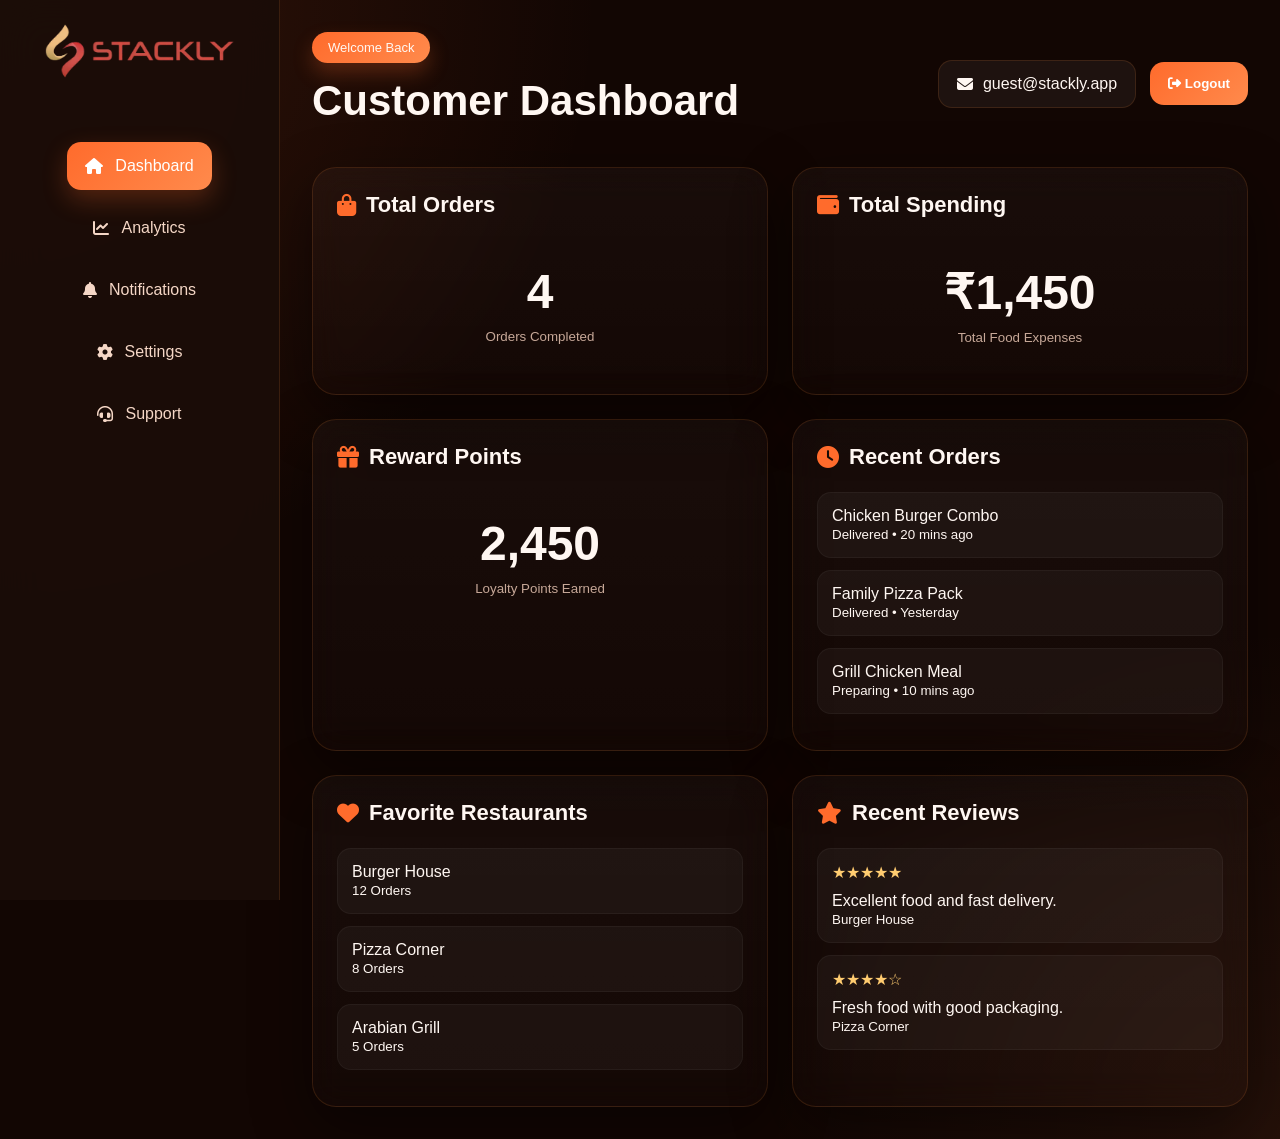
<file: Dashboard-Customer.html>
<!DOCTYPE html>
<html lang="en">
<head>
    <meta charset="UTF-8">
    <meta name="viewport" content="width=device-width, initial-scale=1.0">
    <title>Customer- Foodora</title>
    <link rel="stylesheet" href="https://cdnjs.cloudflare.com/ajax/libs/font-awesome/6.4.0/css/all.min.css">
    <link rel="stylesheet" href="login.css">
<style>

*{
    margin:0;
    padding:0;
    box-sizing:border-box;
}

:root{
    --bg:#120603;
    --bg2:#1c0b05;
    --card:#1b0d08;
    --card2:#25120a;
    --border:rgba(255,140,60,0.14);

    --orange:#ff6b2c;
    --orange2:#ff8a4c;

    --text:#fff7f2;
    --muted:#c7a898;

    --shadow:0 20px 60px rgba(0,0,0,0.45);

    --gradient:
    linear-gradient(
        135deg,
        #ff6b2c 0%,
        #ff8a4c 100%
    );
}

html{
    scroll-behavior:smooth;
}

body{
    font-family:Arial, Helvetica, sans-serif;

    background:
    radial-gradient(circle at top left,
    rgba(255,107,44,0.14),
    transparent 35%),

    radial-gradient(circle at bottom right,
    rgba(255,138,76,0.08),
    transparent 30%),

    var(--bg);

    color:var(--text);

    overflow-x:hidden;
}

/* APP */

.app-shell{
    display:flex;
    min-height:100vh;
}

/* SIDEBAR */
.sidebar{
    width:280px;

    background:
    rgba(27,13,8,0.95);

    backdrop-filter:blur(20px);

    border-right:1px solid var(--border);

    position:fixed;
    left:0;
    top:0;

    height:100vh;

    padding:24px;

    display:flex;
    flex-direction:column;
    align-items:center;   /* CENTER ITEMS */
    justify-content:flex-start;

    z-index:1000;

    transition:0.3s ease;
}

.sidebar-brand{
    display:flex;
    flex-direction:column;
    align-items:center;
    justify-content:center;

    text-align:center;

    gap:10px;

    margin-bottom:50px;
}

.sidebar-brand img{
    width:54px;
    height:54px;

    border-radius:14px;
    object-fit:cover;
}

.sidebar-brand h2{
    font-size:24px;
    color:white;
}

.sidebar-brand small{
    color:var(--muted);
}

/* NAVIGATION */

.sidebar-nav{
    display:flex;
    flex-direction:column;
    gap:14px;

    width:100%;
    align-items:center;
}

.sidebar-nav a{
    text-decoration:none;

    color:#f5d7c6;

    padding:15px 18px;

    border-radius:14px;

    display:flex;
    align-items:center;
    gap:12px;

    transition:0.3s;
}

.sidebar-nav a:hover,
.sidebar-nav a.active{
    background:var(--gradient);

    color:white;

    box-shadow:
    0 10px 25px rgba(255,107,44,0.25);
}

/* USER CARD */





.u-meta strong{
    font-size:14px;
    word-break:break-word;
}

.u-meta span{
    color:var(--muted);
    font-size:13px;
}


.sidebar-logout:hover{
    transform:translateY(-2px);
}

/* MAIN */

.main-content{
    flex:1;

    margin-left:280px;

    padding:32px;

    width:100%;
}

/* TOPBAR */

.topbar{
    display:flex;
    justify-content:space-between;
    align-items:center;

    gap:20px;

    flex-wrap:wrap;

    margin-bottom:32px;
}

.welcome-tag{
    display:inline-block;

    background:var(--gradient);

    padding:8px 16px;

    border-radius:30px;

    font-size:13px;

    margin-bottom:14px;

    box-shadow:
    0 10px 20px rgba(255,107,44,0.25);
}

.topbar-left h1{
    font-size:42px;
    margin-bottom:10px;
}

.topbar-left p{
    color:var(--muted);
    word-break:break-word;
}

.topbar-right{
    display:flex;
    align-items:center;
    gap:14px;
}

.email-badge{
    background:
    rgba(255,255,255,0.05);

    border:1px solid var(--border);

    padding:14px 18px;

    border-radius:14px;

    display:flex;
    align-items:center;
    gap:10px;
}

.topbar-logout{
    border:none;

    background:var(--gradient);

    color:white;

    padding:14px 18px;

    border-radius:14px;

    cursor:pointer;

    font-weight:bold;
}


.logo img{
  width: 190px;
  height: 30;
}
/* GRID */

.dashboard-grid{
    display:grid;

    grid-template-columns:
    repeat(auto-fit,minmax(300px,1fr));

    gap:24px;
}

/* CARD */

.dashboard-card{
    background:
    linear-gradient(
        180deg,
        rgba(255,255,255,0.03),
        rgba(255,255,255,0.01)
    );

    backdrop-filter:blur(16px);

    border:1px solid var(--border);

    border-radius:24px;

    padding:24px;

    box-shadow:var(--shadow);

    transition:0.3s;
}

/* PAGE SWITCHING */

.page-content{
    display:none;
}

.page-content.active-page{
    display:block;
}

.dashboard-card:hover{
    transform:translateY(-4px);

    border-color:
    rgba(255,107,44,0.35);
}

.dashboard-card h3{
    display:flex;
    align-items:center;
    gap:10px;

    margin-bottom:22px;

    font-size:22px;
}

.dashboard-card h3 i{
    color:var(--orange);
}

/* CONTENT */

.notification-item,
.review-item,
.favorite-item{
    background:
    rgba(255,255,255,0.04);

    border:1px solid rgba(255,255,255,0.04);

    padding:14px;

    border-radius:14px;

    margin-bottom:12px;
}

.favorite-item{
    display:flex;
    align-items:center;
    gap:12px;
}

.wallet-balance{
    text-align:center;
    padding:24px 0;
}

.wallet-balance span{
    display:block;

    font-size:48px;

    font-weight:bold;

    margin-bottom:8px;
}

.wallet-balance small{
    color:var(--muted);
}

.stars{
    color:#ffcc70;
    margin-bottom:10px;
}

/* BUTTONS */

.btn-support{
    width:100%;

    border:none;

    background:var(--gradient);

    color:white;

    padding:15px;

    border-radius:14px;

    cursor:pointer;

    font-size:15px;

    font-weight:bold;
}

.support-links{
    display:flex;
    flex-direction:column;
    gap:12px;
}

.support-links a{
    text-decoration:none;

    color:white;

    background:
    rgba(255,255,255,0.04);

    padding:14px;

    border-radius:14px;

    border:1px solid rgba(255,255,255,0.04);
}

/* MOBILE HEADER */

.mobile-bar{
    display:none;

    position:fixed;

    top:0;
    left:0;

    width:100%;

    background:
    rgba(27,13,8,0.95);

    backdrop-filter:blur(20px);

    border-bottom:1px solid var(--border);

    padding:14px 18px;

    z-index:1100;

    justify-content:space-between;
    align-items:center;
}

.mobile-bar-brand{
    display:flex;
    align-items:center;
    gap:12px;
}

.mobile-bar-brand img{
    width:100px;
    height:44px;

    border-radius:12px;
}

.mobile-bar-brand span{
    font-size:22px;
}

.mobile-bar-right{
    display:flex;
    align-items:center;
    gap:12px;
}

.m-logout{
    border:none;

    background:var(--gradient);

    color:white;

    padding:10px 14px;

    border-radius:12px;

    cursor:pointer;

    font-weight:bold;
}

.hamburger{
    width:46px;
    height:46px;

    border:none;

    border-radius:12px;

    background:var(--gradient);

    display:flex;
    flex-direction:column;
    justify-content:center;
    align-items:center;

    gap:5px;

    cursor:pointer;
}

.hamburger span{
    width:22px;
    height:2px;

    background:white;

    transition:0.3s;
}

/* OVERLAY */

.overlay{
    position:fixed;
    inset:0;

    background:
    rgba(0,0,0,0.55);

    opacity:0;
    visibility:hidden;

    transition:0.3s;

    z-index:999;
}

.overlay.active{
    opacity:1;
    visibility:visible;
}

/* TABLET */

@media(max-width:991px){

    .mobile-bar{
        display:flex;
    }

    .sidebar{
        transform:translateX(-100%);
    }

    .sidebar.open{
        transform:translateX(0);
    }

    .main-content{
        margin-left:0;

        padding:
        110px 18px 20px;
    }

    /* REMOVE DUPLICATE LOGOUT */

    .topbar-right{
        display:none;
    }
    .logo img{
      display: none;
    }
}

/* MOBILE */

@media(max-width:576px){

    .topbar-left h1{
        font-size:30px;
        line-height:1.2;
    }

    .dashboard-grid{
        grid-template-columns:1fr;
    }

    .dashboard-card{
        padding:18px;
    }

    .wallet-balance span{
        font-size:36px;
    }

    .mobile-bar{
        padding:12px 14px;
    }

    .mobile-bar-brand span{
        font-size:18px;
    }

    .m-logout{
        padding:9px 12px;
        font-size:13px;
    }

    .hamburger{
        width:42px;
        height:42px;
    }

}
/* MOBILE EMAIL BELOW DASHBOARD TITLE */

.mobile-dashboard-email{
    display:none;
    color:var(--muted);
    margin-top:10px;
    font-size:15px;
    word-break:break-word;
}

@media(max-width:991px){

    .mobile-dashboard-email{
        display:block;
    }

}

</style>
</head>
<body>

<!-- MOBILE TOPBAR -->
<header class="mobile-bar">
  <div class="mobile-bar-brand">
    <a href="./index.html">
        <img src="./Assets/Stackly logo-100kb.webp" alt="">
    </a>
  </div>

  <div class="mobile-bar-right">

    <button class="m-logout" onclick="logout()">
      <i class="fas fa-sign-out-alt"></i> Logout
    </button>

    <button class="hamburger" id="hamburger">
      <span></span>
      <span></span>
      <span></span>
    </button>
  </div>
</header>

<!-- OVERLAY -->
<div class="overlay" id="overlay"></div>

<div class="app-shell">

  <!-- SIDEBAR -->
  <aside class="sidebar" id="sidebar">

    <div class="sidebar-brand">
      <div class="logo">
        <a href="./index.html">
            <img src="./Assets/Stackly logo-100kb.webp" alt="">
        </a>
      </div>
      <div class="sidebar-brand-text">
      </div>
    </div>

    <nav class="sidebar-nav">

    <a href="./404.html" class="nav-link active" data-page="dashboard">
        <i class="fas fa-home"></i>
        Dashboard
    </a>

    <a href="./404.html" class="nav-link" data-page="analytics">
        <i class="fas fa-chart-line"></i>
        Analytics
    </a>

    <a href="./404.html" class="nav-link" data-page="notifications">
        <i class="fas fa-bell"></i>
        Notifications
    </a>

    <a href="./404.html" class="nav-link" data-page="settings">
        <i class="fas fa-cog"></i>
        Settings
    </a>

    <a href="./404.html" class="nav-link" data-page="support">
        <i class="fas fa-headset"></i>
        Support
    </a>

</nav>

   

  </aside>

  <!-- MAIN CONTENT -->
  <div class="main-content">

    <!-- DESKTOP TOPBAR -->
    <div class="topbar">

      <div class="topbar-left">
        <div class="welcome-tag">
          Welcome Back
        </div>

        <h1 id="dashboardTitle">
          Customer Dashboard
        </h1>
        <div class="mobile-dashboard-email" id="mobileDashboardEmail">
          <i class="fas fa-envelope"></i>
          <span id="topbarEmailBadges">—</span>
        </div>

       
      </div>

      <div class="topbar-right">

        <div class="email-badge">
          <i class="fas fa-envelope"></i>
          <span id="topbarEmailBadge">—</span>
        </div>

        <button class="topbar-logout" onclick="logout()">
          <i class="fas fa-sign-out-alt"></i>
          Logout
        </button>

      </div>

    </div>

    <!-- CONTENT -->
    <div class="content-area">


<!-- DASHBOARD PAGE -->

<div class="page-content active-page" id="dashboard">

    <div class="dashboard-grid">

        <div class="dashboard-card">
            <h3>
                <i class="fas fa-shopping-bag"></i>
                Total Orders
            </h3>

            <div class="wallet-balance">
                <span>4</span>
                <small>Orders Completed</small>
            </div>
        </div>

        <div class="dashboard-card">
            <h3>
                <i class="fas fa-wallet"></i>
                Total Spending
            </h3>

            <div class="wallet-balance">
                <span>₹1,450</span>
                <small>Total Food Expenses</small>
            </div>
        </div>

        <div class="dashboard-card">
            <h3>
                <i class="fas fa-gift"></i>
                Reward Points
            </h3>

            <div class="wallet-balance">
                <span>2,450</span>
                <small>Loyalty Points Earned</small>
            </div>
        </div>

        <div class="dashboard-card">

            <h3>
                <i class="fas fa-clock"></i>
                Recent Orders
            </h3>

            <div class="notification-item">
                <p>Chicken Burger Combo</p>
                <small>Delivered • 20 mins ago</small>
            </div>

            <div class="notification-item">
                <p>Family Pizza Pack</p>
                <small>Delivered • Yesterday</small>
            </div>

            <div class="notification-item">
                <p>Grill Chicken Meal</p>
                <small>Preparing • 10 mins ago</small>
            </div>

        </div>

        <div class="dashboard-card">

            <h3>
                <i class="fas fa-heart"></i>
                Favorite Restaurants
            </h3>

            <div class="notification-item">
                <p>Burger House</p>
                <small>12 Orders</small>
            </div>

            <div class="notification-item">
                <p>Pizza Corner</p>
                <small>8 Orders</small>
            </div>

            <div class="notification-item">
                <p>Arabian Grill</p>
                <small>5 Orders</small>
            </div>

        </div>

        <div class="dashboard-card">

            <h3>
                <i class="fas fa-star"></i>
                Recent Reviews
            </h3>

            <div class="review-item">
                <div class="stars">★★★★★</div>
                <p>Excellent food and fast delivery.</p>
                <small>Burger House</small>
            </div>

            <div class="review-item">
                <div class="stars">★★★★☆</div>
                <p>Fresh food with good packaging.</p>
                <small>Pizza Corner</small>
            </div>

        </div>

    </div>

</div>

<!-- ANALYTICS PAGE -->

<div class="page-content" id="analytics">

    <div class="dashboard-grid">
         <div class="dashboard-card">
            <h3>
                <i class="fas fa-wallet"></i>
                Spending Overview
            </h3>

            <div class="wallet-balance">
                <span>₹80,450</span>
                <small>Total Food Expenses</small>
            </div>
        </div>
        <div class="dashboard-card">

        <h3>
            <i class="fas fa-percent"></i>
            Savings Overview
        </h3>

        <div class="notification-item">
            <p>Total Cashback Earned</p>
            <small>₹2,450 Saved</small>
        </div>

        <div class="notification-item">
            <p>Coupons Used</p>
            <small>18 Coupons Applied</small>
        </div>

    </div>

    <div class="dashboard-card">

        <h3>
            <i class="fas fa-chart-bar"></i>
            Weekly Activity
        </h3>

        <div class="notification-item">
            <p>Orders This Week</p>
            <small>6 Orders Completed</small>
        </div>

        <div class="notification-item">
            <p>Favorite Order Day</p>
            <small>Saturday</small>
        </div>

    </div>
        

        <div class="dashboard-card">

            <h3>
                <i class="fas fa-chart-pie"></i>
                Food Preferences
            </h3>

            <div class="notification-item">
                <p>Fast Food</p>
                <small>45% Orders</small>
            </div>

            <div class="notification-item">
                <p>Arabian Cuisine</p>
                <small>30% Orders</small>
            </div>

            <div class="notification-item">
                <p>Desserts</p>
                <small>25% Orders</small>
            </div>

        </div>

        <div class="dashboard-card">

            <h3>
                <i class="fas fa-motorcycle"></i>
                Delivery Insights
            </h3>

            <div class="notification-item">
                <p>Average Delivery Time</p>
                <small>28 Minutes</small>
            </div>

            <div class="notification-item">
                <p>Fastest Delivery</p>
                <small>12 Minutes</small>
            </div>

        </div>

       

        <div class="dashboard-card">

            <h3>
                <i class="fas fa-chart-line"></i>
                Order Analytics
            </h3>

            <div class="notification-item">
                <p>Favorite Food</p>
                <small>Burgers & Fast Food</small>
            </div>

            <div class="notification-item">
                <p>Orders This Month</p>
                <small>14 Orders Completed</small>
            </div>

            <div class="notification-item">
                <p>Most Ordered Time</p>
                <small>8 PM - 10 PM</small>
            </div>

        </div>

        <div class="dashboard-card">

            <h3>
                <i class="fas fa-heart"></i>
                Favorite Restaurants
            </h3>

            <div class="notification-item">
                <p>Burger House</p>
                <small>12 Orders</small>
            </div>

            <div class="notification-item">
                <p>Pizza Corner</p>
                <small>8 Orders</small>
            </div>

        </div>
        

    </div>

</div>

<!-- NOTIFICATIONS PAGE -->

<div class="page-content" id="notifications">

    <div class="dashboard-grid">
        <div class="dashboard-card">

        <h3>
            <i class="fas fa-tags"></i>
            Promotional Updates
        </h3>

        <div class="notification-item">
            <p>Flat ₹150 OFF on burgers</p>
            <small>Valid till tonight</small>
        </div>

        <div class="notification-item">
            <p>Free delivery available</p>
            <small>On orders above ₹299</small>
        </div>

    </div>

        <div class="dashboard-card">

            <h3>
                <i class="fas fa-bell"></i>
                Notifications
            </h3>

            <div class="notification-item">
                <p>Your order has been delivered</p>
                <small>10 mins ago</small>
            </div>

            <div class="notification-item">
                <p>New offer: 50% OFF on pizzas</p>
                <small>Today</small>
            </div>

            <div class="notification-item">
                <p>Cashback added to wallet</p>
                <small>Yesterday</small>
            </div>

        </div>

        <div class="dashboard-card">

            <h3>
                <i class="fas fa-comments"></i>
                Messages
            </h3>

            <div class="notification-item">
                <p>Delivery Partner</p>
                <small>Your order is arriving soon.</small>
            </div>

            <div class="notification-item">
                <p>Customer Support</p>
                <small>Refund request approved.</small>
            </div>

        </div>
       


    </div>

</div>

<!-- SETTINGS PAGE -->

<div class="page-content" id="settings">

    <div class="dashboard-grid">

        <div class="dashboard-card">

            <h3>
                <i class="fas fa-user-cog"></i>
                Account Settings
            </h3>

            <div class="support-links">
                <a href="./404.html">Edit Profile</a>
                <a href="./404.html">Manage Addresses</a>
                <a href="./404.html">Saved Restaurants</a>
                <a href="./404.html">Change Password</a>
            </div>

        </div>

        <div class="dashboard-card">

            <h3>
                <i class="fas fa-credit-card"></i>
                Payment Methods
            </h3>

            <div class="support-links">
                <a href="./404.html">UPI Payments</a>
                <a href="./404.html">Saved Cards</a>
                <a href="./404.html">Wallet Balance</a>
                <a href="./404.html">Transaction History</a>
            </div>

        </div>
         <div class="dashboard-card">

        <h3>
            <i class="fas fa-bell"></i>
            Notification Preferences
        </h3>

        <div class="support-links">
            <a href="./404.html">Push Notifications</a>
            <a href="./404.html">SMS Alerts</a>
            <a href="./404.html">Email Notifications</a>
        </div>

        </div>
        <div class="dashboard-card">

                    <h3>
                        <i class="fas fa-shield-alt"></i>
                        Privacy Settings
                    </h3>

                    <div class="support-links">
                        <a href="./404.html">Two-Factor Authentication</a>
                        <a href="./404.html">Manage Devices</a>
                        <a href="./404.html">Login History</a>
                    </div>

        </div>


    </div>

</div>

<!-- SUPPORT PAGE -->

<div class="page-content" id="support">

    <div class="dashboard-grid">

        <div class="dashboard-card">

            <h3>
                <i class="fas fa-headset"></i>
                Customer Support
            </h3>

            <div class="notification-item">
                <p>Email Support</p>
                <small>support@stackly.com</small>
            </div>

            <div class="notification-item">
                <p>24/7 Helpline</p>
                <small>+91 9876543210</small>
            </div>
            <a href="./404.html">

                <button class="btn-support">
                    Contact Support
                </button>
            </a>

        </div>

        <div class="dashboard-card">

            <h3>
                <i class="fas fa-question-circle"></i>
                Help Center
            </h3>

            <div class="notification-item">
                <p>How to cancel orders?</p>
            </div>

            <div class="notification-item">
                <p>How cashback works?</p>
            </div>

            <div class="notification-item">
                <p>How to request refunds?</p>
            </div>

        </div>
        <div class="dashboard-card">

        <h3>
            <i class="fas fa-file-alt"></i>
            Policies
        </h3>

        <div class="notification-item">
            <p>Refund Policy</p>
        </div>

        <div class="notification-item">
            <p>Privacy Policy</p>
        </div>

        <div class="notification-item">
            <p>Terms & Conditions</p>
        </div>

    </div>
    <div class="dashboard-card">

            <h3>
                <i class="fas fa-headset"></i>
                Hotel Support
            </h3>

            <div class="notification-item">
                <p>Email Support</p>
                <small>hotel-support@stackly.com</small>
            </div>

            <div class="notification-item">
                <p>Manager Contact</p>
                <small>+91 9876543210</small>
            </div>
            <a href="./404.html">
                <button class="btn-support">
                    Contact Support
                </button>
            </a>

        </div>
        <div class="dashboard-card">

                <h3>
                    <i class="fas fa-question-circle"></i>
                    FAQ
                </h3>

                <div class="notification-item">
                    <p>How to track orders?</p>
                </div>

                <div class="notification-item">
                    <p>How to change password?</p>
                </div>

                <div class="notification-item">
                    <p>How to contact delivery partner?</p>
                </div>

    </div>

</div>





    </div>

</div>

  </div>

</div>

<script>

const email = sessionStorage.getItem('userEmail') || 'guest@stackly.app';

document.getElementById('topbarEmailBadge').textContent = email;
document.getElementById('topbarEmailBadges').textContent = email;


const hamburger = document.getElementById('hamburger');
const sidebar = document.getElementById('sidebar');
const overlay = document.getElementById('overlay');

function openSidebar() {
  sidebar.classList.add('open');
  overlay.classList.add('active');
  hamburger.classList.add('open');
  document.body.style.overflow = 'hidden';
}

function closeSidebar() {
  sidebar.classList.remove('open');
  overlay.classList.remove('active');
  hamburger.classList.remove('open');
  document.body.style.overflow = '';
}

hamburger.addEventListener('click', () => {

  if(sidebar.classList.contains('open')) {
    closeSidebar();
  } else {
    openSidebar();
  }

});

overlay.addEventListener('click', closeSidebar);

function logout() {
  sessionStorage.removeItem('userEmail');
  window.location.href = 'index.html';
}



const navLinks = document.querySelectorAll('.nav-link');
const pages = document.querySelectorAll('.page-content');

navLinks.forEach(link => {

    link.addEventListener('click', function(e){

        e.preventDefault();

        navLinks.forEach(item => {
            item.classList.remove('active');
        });

        this.classList.add('active');

        const target = this.dataset.page;

        pages.forEach(page => {
            page.classList.remove('active-page');
        });

        document.getElementById(target)
        .classList.add('active-page');

    });

});


</script>

</body>
</html>
</file>
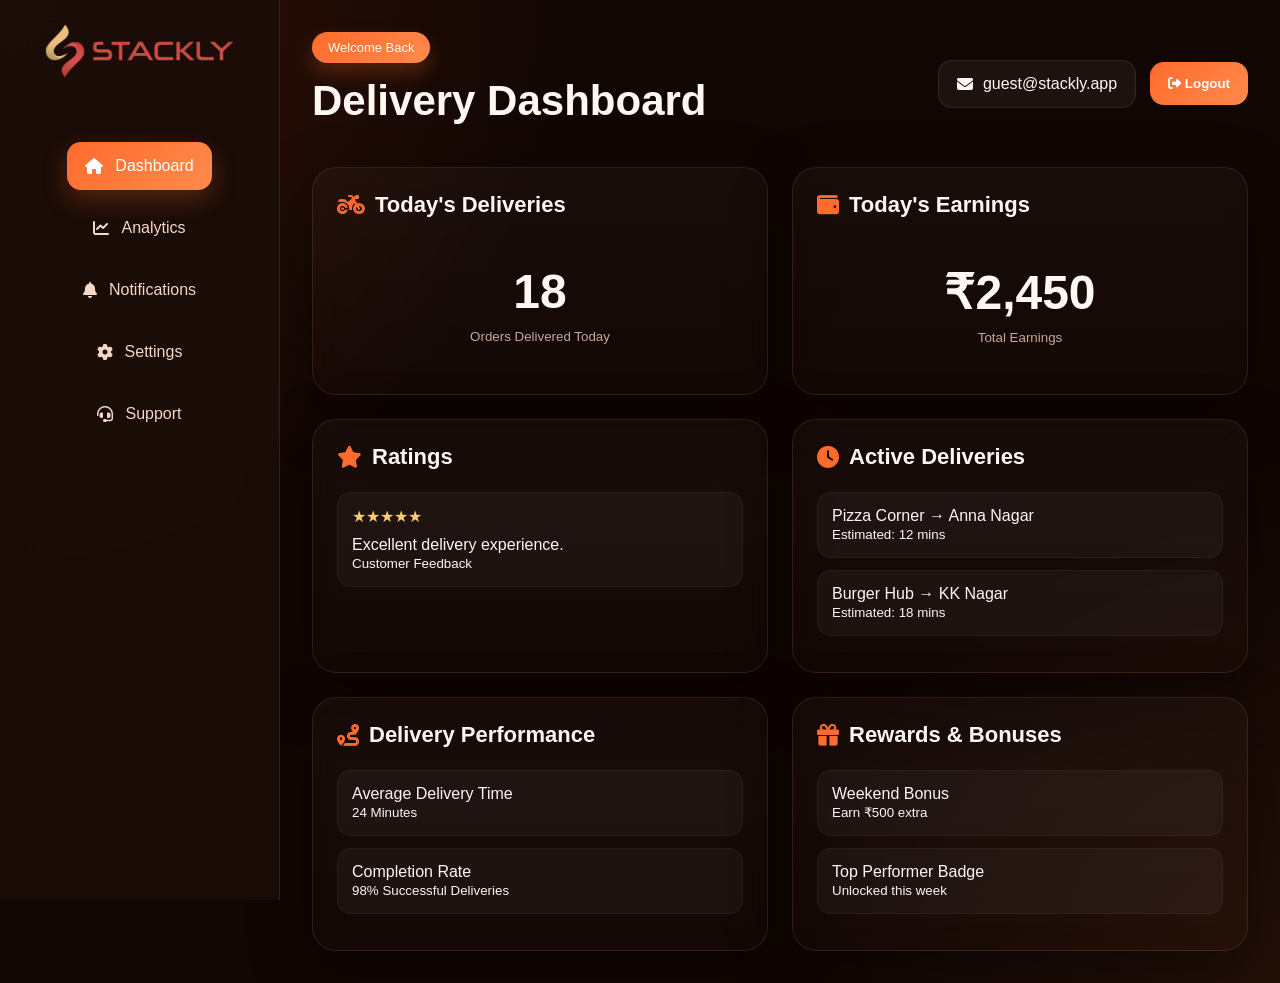
<file: Dashboard-DeliveryPartner.html>
<!DOCTYPE html>
<html lang="en">
<head>
    <meta charset="UTF-8">
    <meta name="viewport" content="width=device-width, initial-scale=1.0">
    <title>Delivery Partner Dashboard - Foodora</title>
    <link rel="stylesheet" href="https://cdnjs.cloudflare.com/ajax/libs/font-awesome/6.4.0/css/all.min.css">
    <link rel="stylesheet" href="login.css">
<style>

*{
    margin:0;
    padding:0;
    box-sizing:border-box;
}

:root{
    --bg:#120603;
    --bg2:#1c0b05;
    --card:#1b0d08;
    --card2:#25120a;
    --border:rgba(255,140,60,0.14);

    --orange:#ff6b2c;
    --orange2:#ff8a4c;

    --text:#fff7f2;
    --muted:#c7a898;

    --shadow:0 20px 60px rgba(0,0,0,0.45);

    --gradient:
    linear-gradient(
        135deg,
        #ff6b2c 0%,
        #ff8a4c 100%
    );
}

html{
    scroll-behavior:smooth;
}

body{
    font-family:Arial, Helvetica, sans-serif;

    background:
    radial-gradient(circle at top left,
    rgba(255,107,44,0.14),
    transparent 35%),

    radial-gradient(circle at bottom right,
    rgba(255,138,76,0.08),
    transparent 30%),

    var(--bg);

    color:var(--text);

    overflow-x:hidden;
}

/* APP */

.app-shell{
    display:flex;
    min-height:100vh;
}

/* SIDEBAR */
.sidebar{
    width:280px;

    background:
    rgba(27,13,8,0.95);

    backdrop-filter:blur(20px);

    border-right:1px solid var(--border);

    position:fixed;
    left:0;
    top:0;

    height:100vh;

    padding:24px;

    display:flex;
    flex-direction:column;
    align-items:center;   /* CENTER ITEMS */
    justify-content:flex-start;

    z-index:1000;

    transition:0.3s ease;
}

.sidebar-brand{
    display:flex;
    flex-direction:column;
    align-items:center;
    justify-content:center;

    text-align:center;

    gap:10px;

    margin-bottom:50px;
}

.sidebar-brand img{
    width:54px;
    height:54px;

    border-radius:14px;
    object-fit:cover;
}

.sidebar-brand h2{
    font-size:24px;
    color:white;
}

.sidebar-brand small{
    color:var(--muted);
}

/* NAVIGATION */

.sidebar-nav{
    display:flex;
    flex-direction:column;
    gap:14px;

    width:100%;
    align-items:center;
}

.sidebar-nav a{
    text-decoration:none;

    color:#f5d7c6;

    padding:15px 18px;

    border-radius:14px;

    display:flex;
    align-items:center;
    gap:12px;

    transition:0.3s;
}

.sidebar-nav a:hover,
.sidebar-nav a.active{
    background:var(--gradient);

    color:white;

    box-shadow:
    0 10px 25px rgba(255,107,44,0.25);
}

/* USER CARD */





.u-meta strong{
    font-size:14px;
    word-break:break-word;
}

.u-meta span{
    color:var(--muted);
    font-size:13px;
}


.sidebar-logout:hover{
    transform:translateY(-2px);
}

/* MAIN */

.main-content{
    flex:1;

    margin-left:280px;

    padding:32px;

    width:100%;
}

/* TOPBAR */

.topbar{
    display:flex;
    justify-content:space-between;
    align-items:center;

    gap:20px;

    flex-wrap:wrap;

    margin-bottom:32px;
}

.welcome-tag{
    display:inline-block;

    background:var(--gradient);

    padding:8px 16px;

    border-radius:30px;

    font-size:13px;

    margin-bottom:14px;

    box-shadow:
    0 10px 20px rgba(255,107,44,0.25);
}

.topbar-left h1{
    font-size:42px;
    margin-bottom:10px;
}

.topbar-left p{
    color:var(--muted);
    word-break:break-word;
}

.topbar-right{
    display:flex;
    align-items:center;
    gap:14px;
}

.email-badge{
    background:
    rgba(255,255,255,0.05);

    border:1px solid var(--border);

    padding:14px 18px;

    border-radius:14px;

    display:flex;
    align-items:center;
    gap:10px;
}

.topbar-logout{
    border:none;

    background:var(--gradient);

    color:white;

    padding:14px 18px;

    border-radius:14px;

    cursor:pointer;

    font-weight:bold;
}


.logo img{
  width: 190px;
  height: 30;
}
/* GRID */

.dashboard-grid{
    display:grid;

    grid-template-columns:
    repeat(auto-fit,minmax(300px,1fr));

    gap:24px;
}

/* CARD */

.dashboard-card{
    background:
    linear-gradient(
        180deg,
        rgba(255,255,255,0.03),
        rgba(255,255,255,0.01)
    );

    backdrop-filter:blur(16px);

    border:1px solid var(--border);

    border-radius:24px;

    padding:24px;

    box-shadow:var(--shadow);

    transition:0.3s;
}

/* PAGE SWITCHING */

.page-content{
    display:none;
}

.page-content.active-page{
    display:block;
}

.dashboard-card:hover{
    transform:translateY(-4px);

    border-color:
    rgba(255,107,44,0.35);
}

.dashboard-card h3{
    display:flex;
    align-items:center;
    gap:10px;

    margin-bottom:22px;

    font-size:22px;
}

.dashboard-card h3 i{
    color:var(--orange);
}

/* CONTENT */

.notification-item,
.review-item,
.favorite-item{
    background:
    rgba(255,255,255,0.04);

    border:1px solid rgba(255,255,255,0.04);

    padding:14px;

    border-radius:14px;

    margin-bottom:12px;
}

.favorite-item{
    display:flex;
    align-items:center;
    gap:12px;
}

.wallet-balance{
    text-align:center;
    padding:24px 0;
}

.wallet-balance span{
    display:block;

    font-size:48px;

    font-weight:bold;

    margin-bottom:8px;
}

.wallet-balance small{
    color:var(--muted);
}

.stars{
    color:#ffcc70;
    margin-bottom:10px;
}

/* BUTTONS */

.btn-support{
    width:100%;

    border:none;

    background:var(--gradient);

    color:white;

    padding:15px;

    border-radius:14px;

    cursor:pointer;

    font-size:15px;

    font-weight:bold;
}

.support-links{
    display:flex;
    flex-direction:column;
    gap:12px;
}

.support-links a{
    text-decoration:none;

    color:white;

    background:
    rgba(255,255,255,0.04);

    padding:14px;

    border-radius:14px;

    border:1px solid rgba(255,255,255,0.04);
}

/* MOBILE HEADER */

.mobile-bar{
    display:none;

    position:fixed;

    top:0;
    left:0;

    width:100%;

    background:
    rgba(27,13,8,0.95);

    backdrop-filter:blur(20px);

    border-bottom:1px solid var(--border);

    padding:14px 18px;

    z-index:1100;

    justify-content:space-between;
    align-items:center;
}

.mobile-bar-brand{
    display:flex;
    align-items:center;
    gap:12px;
}

.mobile-bar-brand img{
    width:100px;
    height:44px;

    border-radius:12px;
}

.mobile-bar-brand span{
    font-size:22px;
}

.mobile-bar-right{
    display:flex;
    align-items:center;
    gap:12px;
}

.m-logout{
    border:none;

    background:var(--gradient);

    color:white;

    padding:10px 14px;

    border-radius:12px;

    cursor:pointer;

    font-weight:bold;
}

.hamburger{
    width:46px;
    height:46px;

    border:none;

    border-radius:12px;

    background:var(--gradient);

    display:flex;
    flex-direction:column;
    justify-content:center;
    align-items:center;

    gap:5px;

    cursor:pointer;
}

.hamburger span{
    width:22px;
    height:2px;

    background:white;

    transition:0.3s;
}

/* OVERLAY */

.overlay{
    position:fixed;
    inset:0;

    background:
    rgba(0,0,0,0.55);

    opacity:0;
    visibility:hidden;

    transition:0.3s;

    z-index:999;
}

.overlay.active{
    opacity:1;
    visibility:visible;
}

/* TABLET */

@media(max-width:991px){

    .mobile-bar{
        display:flex;
    }

    .sidebar{
        transform:translateX(-100%);
    }

    .sidebar.open{
        transform:translateX(0);
    }

    .main-content{
        margin-left:0;

        padding:
        110px 18px 20px;
    }

    /* REMOVE DUPLICATE LOGOUT */

    .topbar-right{
        display:none;
    }
    .logo img{
      display: none;
    }
}

/* MOBILE */

@media(max-width:576px){

    .topbar-left h1{
        font-size:30px;
        line-height:1.2;
    }

    .dashboard-grid{
        grid-template-columns:1fr;
    }

    .dashboard-card{
        padding:18px;
    }

    .wallet-balance span{
        font-size:36px;
    }

    .mobile-bar{
        padding:12px 14px;
    }

    .mobile-bar-brand span{
        font-size:18px;
    }

    .m-logout{
        padding:9px 12px;
        font-size:13px;
    }

    .hamburger{
        width:42px;
        height:42px;
    }

}
/* MOBILE EMAIL BELOW DASHBOARD TITLE */

.mobile-dashboard-email{
    display:none;
    color:var(--muted);
    margin-top:10px;
    font-size:15px;
    word-break:break-word;
}

@media(max-width:991px){

    .mobile-dashboard-email{
        display:block;
    }

}

</style>
</head>
<body>

<!-- MOBILE TOPBAR -->
<header class="mobile-bar">
  <div class="mobile-bar-brand">
    <a href="./index.html">
      <img src="./Assets/Stackly logo-100kb.webp" alt="">
    </a>
  </div>

  <div class="mobile-bar-right">

    <button class="m-logout" onclick="logout()">
      <i class="fas fa-sign-out-alt"></i> Logout
    </button>

    <button class="hamburger" id="hamburger">
      <span></span>
      <span></span>
      <span></span>
    </button>
  </div>
</header>

<!-- OVERLAY -->
<div class="overlay" id="overlay"></div>

<div class="app-shell">

  <!-- SIDEBAR -->
  <aside class="sidebar" id="sidebar">

    <div class="sidebar-brand">
      <div class="logo">
        <a href="./index.html">
          <img src="./Assets/Stackly logo-100kb.webp" alt="">
        </a>
      </div>
      <div class="sidebar-brand-text">
      </div>
    </div>

    <nav class="sidebar-nav">

    <a href="./404.html" class="nav-link active" data-page="dashboard">
        <i class="fas fa-home"></i>
        Dashboard
    </a>

    <a href="./404.html" class="nav-link" data-page="analytics">
        <i class="fas fa-chart-line"></i>
        Analytics
    </a>

    <a href="./404.html" class="nav-link" data-page="notifications">
        <i class="fas fa-bell"></i>
        Notifications
    </a>

    <a href="./404.html" class="nav-link" data-page="settings">
        <i class="fas fa-cog"></i>
        Settings
    </a>

    <a href="./404.html" class="nav-link" data-page="support">
        <i class="fas fa-headset"></i>
        Support
    </a>

</nav>

   

  </aside>

  <!-- MAIN CONTENT -->
  <div class="main-content">

    <!-- DESKTOP TOPBAR -->
    <div class="topbar">

      <div class="topbar-left">
        <div class="welcome-tag">
          Welcome Back
        </div>

        <h1 id="dashboardTitle">
          Delivery Dashboard
        </h1>
        <div class="mobile-dashboard-email" id="mobileDashboardEmail">
          <i class="fas fa-envelope"></i>
          <span id="topbarEmailBadges">—</span>
        </div>

       
      </div>

      <div class="topbar-right">

        <div class="email-badge">
          <i class="fas fa-envelope"></i>
          <span id="topbarEmailBadge">—</span>
        </div>

        <button class="topbar-logout" onclick="logout()">
          <i class="fas fa-sign-out-alt"></i>
          Logout
        </button>

      </div>

    </div>

    <!-- CONTENT -->
    <div class="content-area">

    <!-- DASHBOARD PAGE -->



<div class="page-content active-page" id="dashboard">

    <div class="dashboard-grid">

        <div class="dashboard-card">
            <h3>
                <i class="fas fa-motorcycle"></i>
                Today's Deliveries
            </h3>

            <div class="wallet-balance">
                <span>18</span>
                <small>Orders Delivered Today</small>
            </div>
        </div>

        <div class="dashboard-card">
            <h3>
                <i class="fas fa-wallet"></i>
                Today's Earnings
            </h3>

            <div class="wallet-balance">
                <span>₹2,450</span>
                <small>Total Earnings</small>
            </div>
        </div>

        <div class="dashboard-card">
            <h3>
                <i class="fas fa-star"></i>
                Ratings
            </h3>

            <div class="review-item">
                <div class="stars">★★★★★</div>
                <p>Excellent delivery experience.</p>
                <small>Customer Feedback</small>
            </div>
        </div>

        <div class="dashboard-card">

            <h3>
                <i class="fas fa-clock"></i>
                Active Deliveries
            </h3>

            <div class="notification-item">
                <p>Pizza Corner → Anna Nagar</p>
                <small>Estimated: 12 mins</small>
            </div>

            <div class="notification-item">
                <p>Burger Hub → KK Nagar</p>
                <small>Estimated: 18 mins</small>
            </div>

        </div>

        <div class="dashboard-card">

            <h3>
                <i class="fas fa-route"></i>
                Delivery Performance
            </h3>

            <div class="notification-item">
                <p>Average Delivery Time</p>
                <small>24 Minutes</small>
            </div>

            <div class="notification-item">
                <p>Completion Rate</p>
                <small>98% Successful Deliveries</small>
            </div>

        </div>

        <div class="dashboard-card">

            <h3>
                <i class="fas fa-gift"></i>
                Rewards & Bonuses
            </h3>

            <div class="notification-item">
                <p>Weekend Bonus</p>
                <small>Earn ₹500 extra</small>
            </div>

            <div class="notification-item">
                <p>Top Performer Badge</p>
                <small>Unlocked this week</small>
            </div>

        </div>

    </div>

</div>

<!-- ANALYTICS PAGE -->

<div class="page-content" id="analytics">

    <div class="dashboard-grid">

        <div class="dashboard-card">
            <h3>
                <i class="fas fa-chart-line"></i>
                Weekly Earnings
            </h3>

            <div class="wallet-balance">
                <span>₹14,850</span>
                <small>Total This Week</small>
            </div>
        </div>

        <div class="dashboard-card">
            <h3>
                <i class="fas fa-road"></i>
                Distance Covered
            </h3>

            <div class="notification-item">
                <p>Total Distance</p>
                <small>186 KM This Week</small>
            </div>

            <div class="notification-item">
                <p>Fuel Efficiency</p>
                <small>Good Performance</small>
            </div>
        </div>

        <div class="dashboard-card">
            <h3>
                <i class="fas fa-user-check"></i>
                Customer Satisfaction
            </h3>

            <div class="notification-item">
                <p>Positive Reviews</p>
                <small>96% Happy Customers</small>
            </div>

            <div class="notification-item">
                <p>Tips Received</p>
                <small>₹1,250 This Month</small>
            </div>
        </div>
        <div class="dashboard-card">

        <h3>
            <i class="fas fa-gas-pump"></i>
            Fuel Insights
        </h3>

        <div class="notification-item">
            <p>Fuel Expense</p>
            <small>₹1,850 This Week</small>
        </div>

        <div class="notification-item">
            <p>Efficiency Rating</p>
            <small>Excellent</small>
        </div>

    </div>

    <div class="dashboard-card">

        <h3>
            <i class="fas fa-medal"></i>
            Achievements
        </h3>

        <div class="notification-item">
            <p>Top Performer</p>
            <small>Completed 1000 Deliveries</small>
        </div>

        <div class="notification-item">
            <p>Fast Delivery Badge</p>
            <small>Unlocked</small>
        </div>

    </div>

    </div>

</div>

<!-- NOTIFICATIONS PAGE -->

<div class="page-content" id="notifications">

    <div class="dashboard-grid">

        <div class="dashboard-card">

            <h3>
                <i class="fas fa-bell"></i>
                Delivery Alerts
            </h3>

            <div class="notification-item">
                <p>New delivery request available</p>
                <small>2 mins ago</small>
            </div>

            <div class="notification-item">
                <p>Customer added delivery instructions</p>
                <small>15 mins ago</small>
            </div>

            <div class="notification-item">
                <p>Bonus rewards unlocked</p>
                <small>Today</small>
            </div>

        </div>

        <div class="dashboard-card">

            <h3>
                <i class="fas fa-comments"></i>
                Messages
            </h3>

            <div class="notification-item">
                <p>Restaurant Partner</p>
                <small>Order #245 is ready for pickup.</small>
            </div>

            <div class="notification-item">
                <p>Support Team</p>
                <small>Your issue has been resolved.</small>
            </div>

        </div>
         <div class="dashboard-card">

        <h3>
            <i class="fas fa-route"></i>
            Route Updates
        </h3>

        <div class="notification-item">
            <p>Heavy traffic detected</p>
            <small>Anna Nagar Main Road</small>
        </div>

        <div class="notification-item">
            <p>New hotspot orders available</p>
            <small>KK Nagar Area</small>
        </div>

    </div>

    </div>

</div>

<!-- SETTINGS PAGE -->

<div class="page-content" id="settings">

    <div class="dashboard-grid">

        <div class="dashboard-card">

            <h3>
                <i class="fas fa-user-cog"></i>
                Account Settings
            </h3>

            <div class="support-links">
                <a href="./404.html">Edit Profile</a>
                <a href="./404.html">Driving License Details</a>
                <a href="./404.html">Vehicle Information</a>
                <a href="./404.html">Change Password</a>
            </div>

        </div>

        <div class="dashboard-card">

            <h3>
                <i class="fas fa-wallet"></i>
                Payment Settings
            </h3>

            <div class="support-links">
                <a href="./404.html">Bank Account Details</a>
                <a href="./404.html">Weekly Settlements</a>
                <a href="./404.html">Payment History</a>
            </div>

        </div>
        <div class="dashboard-card">

        <h3>
            <i class="fas fa-sliders-h"></i>
            Delivery Preferences
        </h3>

        <div class="support-links">
            <a href="./404.html">Preferred Delivery Zone</a>
            <a href="./404.html">Auto Accept Orders</a>
            <a href="./404.html">Availability Schedule</a>
        </div>

    </div>  

    </div>

</div>

<!-- SUPPORT PAGE -->

<div class="page-content" id="support">

    <div class="dashboard-grid">

        <div class="dashboard-card">

            <h3>
                <i class="fas fa-headset"></i>
                Delivery Support
            </h3>

            <div class="notification-item">
                <p>Emergency Helpline</p>
                <small>+91 9876543210</small>
            </div>

            <div class="notification-item">
                <p>Email Support</p>
                <small>delivery@stackly.com</small>
            </div>
            <a href="./404.html">
                <button class="btn-support">
                    Contact Support
                </button>
            </a>

        </div>

        <div class="dashboard-card">

            <h3>
                <i class="fas fa-question-circle"></i>
                Help Center
            </h3>

            <div class="notification-item">
                <p>How to manage active deliveries?</p>
            </div>

            <div class="notification-item">
                <p>How bonus rewards work?</p>
            </div>

            <div class="notification-item">
                <p>How to contact customers?</p>
            </div>

        </div>
         <div class="dashboard-card">

        <h3>
            <i class="fas fa-tools"></i>
            Driver Resources
        </h3>

        <div class="notification-item">
            <p>Safety Guidelines</p>
        </div>

        <div class="notification-item">
            <p>Vehicle Maintenance Tips</p>
        </div>

        <div class="notification-item">
            <p>Emergency Assistance</p>
        </div>

    </div>


    </div>

</div>

    <!-- ANALYTICS PAGE -->

    <div class="page-content" id="analytics">

        <div class="dashboard-grid">

            <div class="dashboard-card">
                <h3>
                    <i class="fas fa-dollar-sign"></i>
                    Revenue Analytics
                </h3>

                <div class="wallet-balance">
                    <span>₹12K</span>
                    <small>Monthly Revenue</small>
                </div>
            </div>

            <div class="dashboard-card">
                <h3>
                    <i class="fas fa-shopping-cart"></i>
                    Orders Analytics
                </h3>

                <div class="notification-item">
                    <p>Total Orders</p>
                    <small>1,245 Orders Completed</small>
                </div>

                <div class="notification-item">
                    <p>Pending Orders</p>
                    <small>25 Active Orders</small>
                </div>
            </div>

            <div class="dashboard-card">
                <h3>
                    <i class="fas fa-chart-pie"></i>
                    Performance
                </h3>

                <div class="notification-item">
                    <p>Customer Satisfaction</p>
                    <small>96% Positive Reviews</small>
                </div>

                <div class="notification-item">
                    <p>Delivery Speed</p>
                    <small>Average 24 mins</small>
                </div>
            </div>

        </div>

    </div>

    <!-- NOTIFICATIONS PAGE -->

    <div class="page-content" id="notifications">

        <div class="dashboard-grid">

            <div class="dashboard-card">

                <h3>
                    <i class="fas fa-bell"></i>
                    Notifications
                </h3>

                <div class="notification-item">
                    <p>New delivery assigned</p>
                    <small>5 mins ago</small>
                </div>

                <div class="notification-item">
                    <p>Payment received successfully</p>
                    <small>30 mins ago</small>
                </div>

                <div class="notification-item">
                    <p>Customer rated your service</p>
                    <small>1 hour ago</small>
                </div>

            </div>

            <div class="dashboard-card">

                <h3>
                    <i class="fas fa-envelope"></i>
                    Messages
                </h3>

                <div class="notification-item">
                    <p>Support Team</p>
                    <small>Your ticket has been updated.</small>
                </div>

                <div class="notification-item">
                    <p>Admin Team</p>
                    <small>New dashboard features added.</small>
                </div>

            </div>

        </div>

    </div>

    <!-- SETTINGS PAGE -->

    <div class="page-content" id="settings">

        <div class="dashboard-grid">

            <div class="dashboard-card">

                <h3>
                    <i class="fas fa-user-cog"></i>
                    Account Settings
                </h3>

                <div class="support-links">
                    <a href="#">Edit Profile</a>
                    <a href="#">Change Password</a>
                    <a href="#">Manage Address</a>
                </div>

            </div>

            <div class="dashboard-card">

                <h3>
                    <i class="fas fa-shield-alt"></i>
                    Privacy Settings
                </h3>

                <div class="support-links">
                    <a href="#">Two-Factor Authentication</a>
                    <a href="#">Manage Devices</a>
                    <a href="#">Login History</a>
                </div>

            </div>

        </div>

    </div>

    <!-- SUPPORT PAGE -->

    <div class="page-content" id="support">

        <div class="dashboard-grid">

            <div class="dashboard-card">

                <h3>
                    <i class="fas fa-headset"></i>
                    Customer Support
                </h3>

                <div class="notification-item">
                    <p>Email Support</p>
                    <small>support@stackly.com</small>
                </div>

                <div class="notification-item">
                    <p>Phone Support</p>
                    <small>+91 9876543210</small>
                </div>

                <button class="btn-support">
                    Contact Support
                </button>

            </div>

            <div class="dashboard-card">

                <h3>
                    <i class="fas fa-question-circle"></i>
                    FAQ
                </h3>

                <div class="notification-item">
                    <p>How to track orders?</p>
                </div>

                <div class="notification-item">
                    <p>How to change password?</p>
                </div>

                <div class="notification-item">
                    <p>How to contact delivery partner?</p>
                </div>

            </div>

        </div>

    </div>

</div>

  </div>

</div>

<script>

const email = sessionStorage.getItem('userEmail') || 'guest@stackly.app';

document.getElementById('topbarEmailBadge').textContent = email;
document.getElementById('topbarEmailBadges').textContent = email;


const hamburger = document.getElementById('hamburger');
const sidebar = document.getElementById('sidebar');
const overlay = document.getElementById('overlay');

function openSidebar() {
  sidebar.classList.add('open');
  overlay.classList.add('active');
  hamburger.classList.add('open');
  document.body.style.overflow = 'hidden';
}

function closeSidebar() {
  sidebar.classList.remove('open');
  overlay.classList.remove('active');
  hamburger.classList.remove('open');
  document.body.style.overflow = '';
}

hamburger.addEventListener('click', () => {

  if(sidebar.classList.contains('open')) {
    closeSidebar();
  } else {
    openSidebar();
  }

});

overlay.addEventListener('click', closeSidebar);

function logout() {
  sessionStorage.removeItem('userEmail');
  window.location.href = 'index.html';
}



const navLinks = document.querySelectorAll('.nav-link');
const pages = document.querySelectorAll('.page-content');

navLinks.forEach(link => {

    link.addEventListener('click', function(e){

        e.preventDefault();

        navLinks.forEach(item => {
            item.classList.remove('active');
        });

        this.classList.add('active');

        const target = this.dataset.page;

        pages.forEach(page => {
            page.classList.remove('active-page');
        });

        document.getElementById(target)
        .classList.add('active-page');

    });

});


</script>

</body>
</html>
</file>
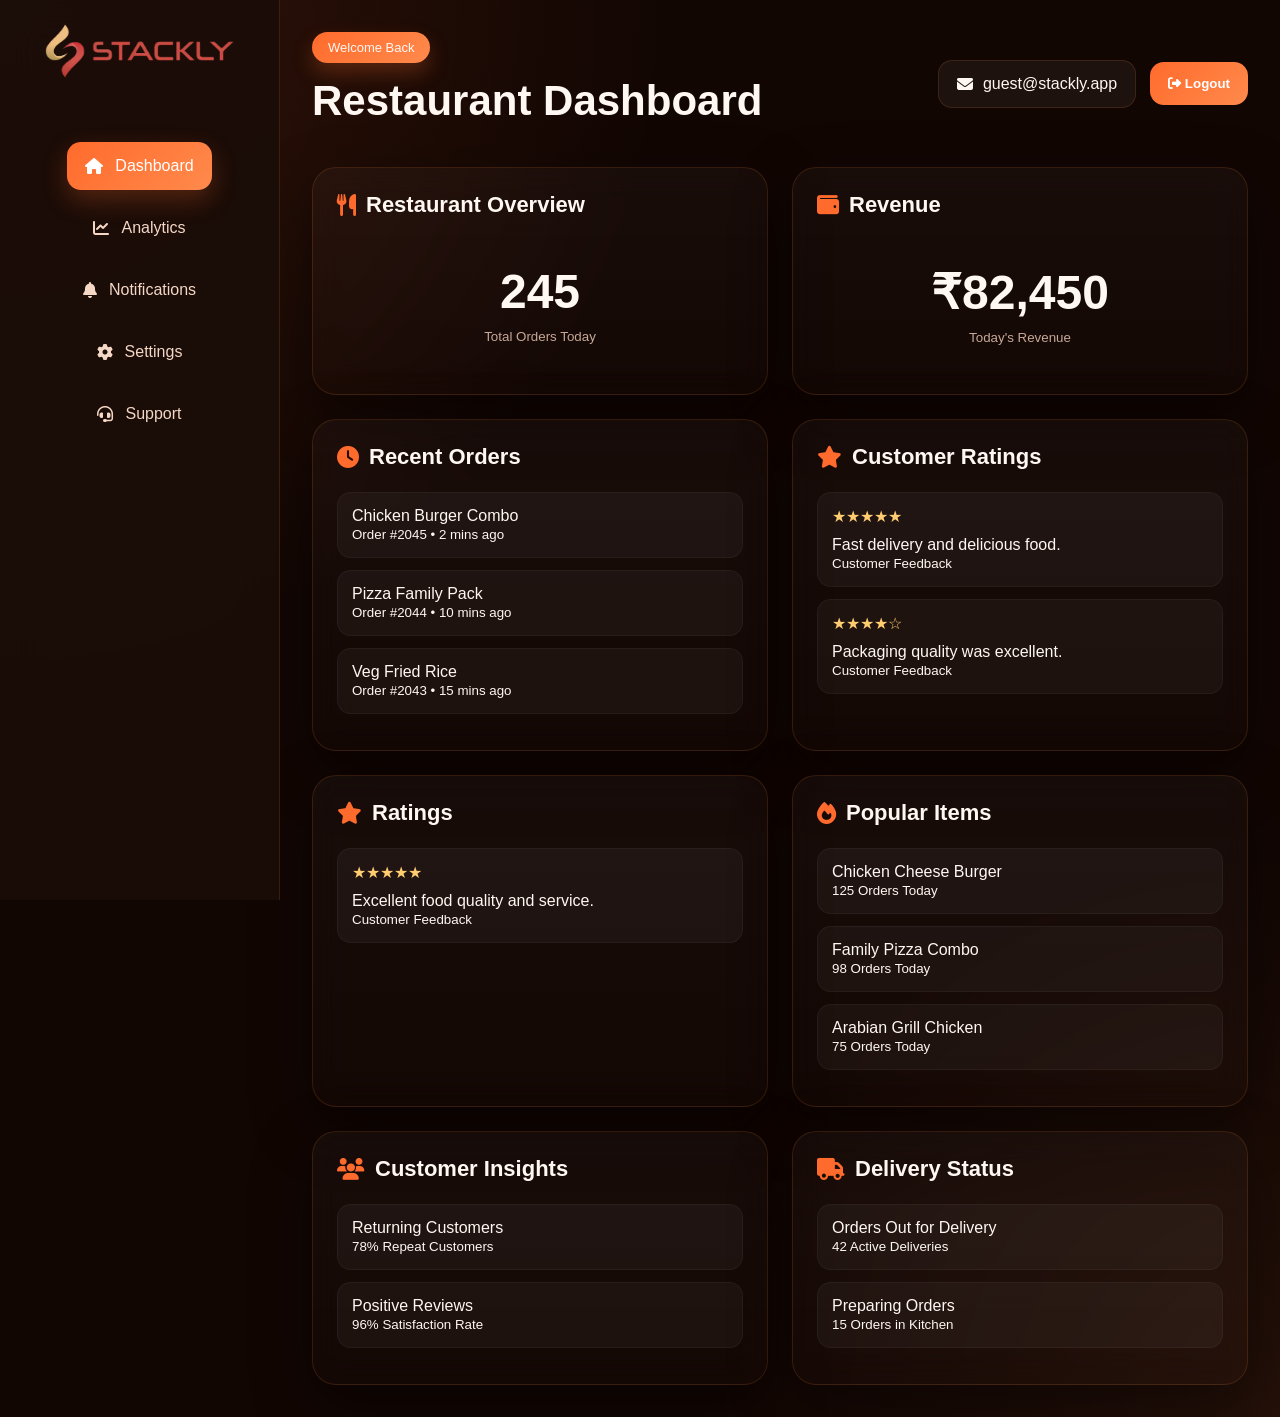
<file: Dashboard-Hotel.html>
<!DOCTYPE html>
<html lang="en">
<head>
    <meta charset="UTF-8">
    <meta name="viewport" content="width=device-width, initial-scale=1.0">
    <title>hotel - Foodora</title>
    <link rel="stylesheet" href="https://cdnjs.cloudflare.com/ajax/libs/font-awesome/6.4.0/css/all.min.css">
    <link rel="stylesheet" href="login.css">
<style>

*{
    margin:0;
    padding:0;
    box-sizing:border-box;
}

:root{
    --bg:#120603;
    --bg2:#1c0b05;
    --card:#1b0d08;
    --card2:#25120a;
    --border:rgba(255,140,60,0.14);

    --orange:#ff6b2c;
    --orange2:#ff8a4c;

    --text:#fff7f2;
    --muted:#c7a898;

    --shadow:0 20px 60px rgba(0,0,0,0.45);

    --gradient:
    linear-gradient(
        135deg,
        #ff6b2c 0%,
        #ff8a4c 100%
    );
}

html{
    scroll-behavior:smooth;
}

body{
    font-family:Arial, Helvetica, sans-serif;

    background:
    radial-gradient(circle at top left,
    rgba(255,107,44,0.14),
    transparent 35%),

    radial-gradient(circle at bottom right,
    rgba(255,138,76,0.08),
    transparent 30%),

    var(--bg);

    color:var(--text);

    overflow-x:hidden;
}

/* APP */

.app-shell{
    display:flex;
    min-height:100vh;
}

/* SIDEBAR */
.sidebar{
    width:280px;

    background:
    rgba(27,13,8,0.95);

    backdrop-filter:blur(20px);

    border-right:1px solid var(--border);

    position:fixed;
    left:0;
    top:0;

    height:100vh;

    padding:24px;

    display:flex;
    flex-direction:column;
    align-items:center;   /* CENTER ITEMS */
    justify-content:flex-start;

    z-index:1000;

    transition:0.3s ease;
}

.sidebar-brand{
    display:flex;
    flex-direction:column;
    align-items:center;
    justify-content:center;

    text-align:center;

    gap:10px;

    margin-bottom:50px;
}

.sidebar-brand img{
    width:54px;
    height:54px;

    border-radius:14px;
    object-fit:cover;
}

.sidebar-brand h2{
    font-size:24px;
    color:white;
}

.sidebar-brand small{
    color:var(--muted);
}

/* NAVIGATION */

.sidebar-nav{
    display:flex;
    flex-direction:column;
    gap:14px;

    width:100%;
    align-items:center;
}

.sidebar-nav a{
    text-decoration:none;

    color:#f5d7c6;

    padding:15px 18px;

    border-radius:14px;

    display:flex;
    align-items:center;
    gap:12px;

    transition:0.3s;
}

.sidebar-nav a:hover,
.sidebar-nav a.active{
    background:var(--gradient);

    color:white;

    box-shadow:
    0 10px 25px rgba(255,107,44,0.25);
}

/* USER CARD */





.u-meta strong{
    font-size:14px;
    word-break:break-word;
}

.u-meta span{
    color:var(--muted);
    font-size:13px;
}


.sidebar-logout:hover{
    transform:translateY(-2px);
}

/* MAIN */

.main-content{
    flex:1;

    margin-left:280px;

    padding:32px;

    width:100%;
}

/* TOPBAR */

.topbar{
    display:flex;
    justify-content:space-between;
    align-items:center;

    gap:20px;

    flex-wrap:wrap;

    margin-bottom:32px;
}

.welcome-tag{
    display:inline-block;

    background:var(--gradient);

    padding:8px 16px;

    border-radius:30px;

    font-size:13px;

    margin-bottom:14px;

    box-shadow:
    0 10px 20px rgba(255,107,44,0.25);
}

.topbar-left h1{
    font-size:42px;
    margin-bottom:10px;
}

.topbar-left p{
    color:var(--muted);
    word-break:break-word;
}

.topbar-right{
    display:flex;
    align-items:center;
    gap:14px;
}

.email-badge{
    background:
    rgba(255,255,255,0.05);

    border:1px solid var(--border);

    padding:14px 18px;

    border-radius:14px;

    display:flex;
    align-items:center;
    gap:10px;
}

.topbar-logout{
    border:none;

    background:var(--gradient);

    color:white;

    padding:14px 18px;

    border-radius:14px;

    cursor:pointer;

    font-weight:bold;
}


.logo img{
  width: 190px;
  height: 30;
}
/* GRID */

.dashboard-grid{
    display:grid;

    grid-template-columns:
    repeat(auto-fit,minmax(300px,1fr));

    gap:24px;
}

/* CARD */

.dashboard-card{
    background:
    linear-gradient(
        180deg,
        rgba(255,255,255,0.03),
        rgba(255,255,255,0.01)
    );

    backdrop-filter:blur(16px);

    border:1px solid var(--border);

    border-radius:24px;

    padding:24px;

    box-shadow:var(--shadow);

    transition:0.3s;
}

/* PAGE SWITCHING */

.page-content{
    display:none;
}

.page-content.active-page{
    display:block;
}

.dashboard-card:hover{
    transform:translateY(-4px);

    border-color:
    rgba(255,107,44,0.35);
}

.dashboard-card h3{
    display:flex;
    align-items:center;
    gap:10px;

    margin-bottom:22px;

    font-size:22px;
}

.dashboard-card h3 i{
    color:var(--orange);
}

/* CONTENT */

.notification-item,
.review-item,
.favorite-item{
    background:
    rgba(255,255,255,0.04);

    border:1px solid rgba(255,255,255,0.04);

    padding:14px;

    border-radius:14px;

    margin-bottom:12px;
}

.favorite-item{
    display:flex;
    align-items:center;
    gap:12px;
}

.wallet-balance{
    text-align:center;
    padding:24px 0;
}

.wallet-balance span{
    display:block;

    font-size:48px;

    font-weight:bold;

    margin-bottom:8px;
}

.wallet-balance small{
    color:var(--muted);
}

.stars{
    color:#ffcc70;
    margin-bottom:10px;
}

/* BUTTONS */

.btn-support{
    width:100%;

    border:none;

    background:var(--gradient);

    color:white;

    padding:15px;

    border-radius:14px;

    cursor:pointer;

    font-size:15px;

    font-weight:bold;
}

.support-links{
    display:flex;
    flex-direction:column;
    gap:12px;
}

.support-links a{
    text-decoration:none;

    color:white;

    background:
    rgba(255,255,255,0.04);

    padding:14px;

    border-radius:14px;

    border:1px solid rgba(255,255,255,0.04);
}

/* MOBILE HEADER */

.mobile-bar{
    display:none;

    position:fixed;

    top:0;
    left:0;

    width:100%;

    background:
    rgba(27,13,8,0.95);

    backdrop-filter:blur(20px);

    border-bottom:1px solid var(--border);

    padding:14px 18px;

    z-index:1100;

    justify-content:space-between;
    align-items:center;
}

.mobile-bar-brand{
    display:flex;
    align-items:center;
    gap:12px;
}

.mobile-bar-brand img{
    width:100px;
    height:44px;

    border-radius:12px;
}

.mobile-bar-brand span{
    font-size:22px;
}

.mobile-bar-right{
    display:flex;
    align-items:center;
    gap:12px;
}

.m-logout{
    border:none;

    background:var(--gradient);

    color:white;

    padding:10px 14px;

    border-radius:12px;

    cursor:pointer;

    font-weight:bold;
}

.hamburger{
    width:46px;
    height:46px;

    border:none;

    border-radius:12px;

    background:var(--gradient);

    display:flex;
    flex-direction:column;
    justify-content:center;
    align-items:center;

    gap:5px;

    cursor:pointer;
}

.hamburger span{
    width:22px;
    height:2px;

    background:white;

    transition:0.3s;
}

/* OVERLAY */

.overlay{
    position:fixed;
    inset:0;

    background:
    rgba(0,0,0,0.55);

    opacity:0;
    visibility:hidden;

    transition:0.3s;

    z-index:999;
}

.overlay.active{
    opacity:1;
    visibility:visible;
}

/* TABLET */

@media(max-width:991px){

    .mobile-bar{
        display:flex;
    }

    .sidebar{
        transform:translateX(-100%);
    }

    .sidebar.open{
        transform:translateX(0);
    }

    .main-content{
        margin-left:0;

        padding:
        110px 18px 20px;
    }

    /* REMOVE DUPLICATE LOGOUT */

    .topbar-right{
        display:none;
    }
    .logo img{
      display: none;
    }
}

/* MOBILE */

@media(max-width:576px){

    .topbar-left h1{
        font-size:30px;
        line-height:1.2;
    }

    .dashboard-grid{
        grid-template-columns:1fr;
    }

    .dashboard-card{
        padding:18px;
    }

    .wallet-balance span{
        font-size:36px;
    }

    .mobile-bar{
        padding:12px 14px;
    }

    .mobile-bar-brand span{
        font-size:18px;
    }

    .m-logout{
        padding:9px 12px;
        font-size:13px;
    }

    .hamburger{
        width:42px;
        height:42px;
    }

}
/* MOBILE EMAIL BELOW DASHBOARD TITLE */

.mobile-dashboard-email{
    display:none;
    color:var(--muted);
    margin-top:10px;
    font-size:15px;
    word-break:break-word;
}

@media(max-width:991px){

    .mobile-dashboard-email{
        display:block;
    }

}

</style>
</head>
<body>

<!-- MOBILE TOPBAR -->
<header class="mobile-bar">
  <div class="mobile-bar-brand">
    <a href="./index.html">
      <img src="./Assets/Stackly logo-100kb.webp" alt="">
    </a>
  </div>

  <div class="mobile-bar-right">

    <button class="m-logout" onclick="logout()">
      <i class="fas fa-sign-out-alt"></i> Logout
    </button>

    <button class="hamburger" id="hamburger">
      <span></span>
      <span></span>
      <span></span>
    </button>
  </div>
</header>

<!-- OVERLAY -->
<div class="overlay" id="overlay"></div>

<div class="app-shell">

  <!-- SIDEBAR -->
  <aside class="sidebar" id="sidebar">

    <div class="sidebar-brand">
      <div class="logo">
        <a href="./index.html">

          <img src="./Assets/Stackly logo-100kb.webp" alt="">
        </a>
      </div>
      <div class="sidebar-brand-text">
      </div>
    </div>

    <nav class="sidebar-nav">

    <a href="./404.html" class="nav-link active" data-page="dashboard">
        <i class="fas fa-home"></i>
        Dashboard
    </a>

    <a href="./404.html" class="nav-link" data-page="analytics">
        <i class="fas fa-chart-line"></i>
        Analytics
    </a>

    <a href="./404.html" class="nav-link" data-page="notifications">
        <i class="fas fa-bell"></i>
        Notifications
    </a>

    <a href="./404.html" class="nav-link" data-page="settings">
        <i class="fas fa-cog"></i>
        Settings
    </a>

    <a href="./404.html" class="nav-link" data-page="support">
        <i class="fas fa-headset"></i>
        Support
    </a>

</nav>

   

  </aside>

  <!-- MAIN CONTENT -->
  <div class="main-content">

    <!-- DESKTOP TOPBAR -->
    <div class="topbar">

      <div class="topbar-left">
        <div class="welcome-tag">
          Welcome Back
        </div>

        <h1 id="dashboardTitle">
          Restaurant Dashboard
        </h1>
        <div class="mobile-dashboard-email" id="mobileDashboardEmail">
          <i class="fas fa-envelope"></i>
          <span id="topbarEmailBadges">—</span>
        </div>

       
      </div>

      <div class="topbar-right">

        <div class="email-badge">
          <i class="fas fa-envelope"></i>
          <span id="topbarEmailBadge">—</span>
        </div>

        <button class="topbar-logout" onclick="logout()">
          <i class="fas fa-sign-out-alt"></i>
          Logout
        </button>

      </div>

    </div>

    <!-- CONTENT -->
    <div class="content-area">

    <!-- DASHBOARD PAGE -->


<div class="page-content active-page" id="dashboard">

    <div class="dashboard-grid">

        <div class="dashboard-card">
            <h3>
                <i class="fas fa-utensils"></i>
                Restaurant Overview
            </h3>

            <div class="wallet-balance">
                <span>245</span>
                <small>Total Orders Today</small>
            </div>
        </div>
        <div class="dashboard-card">
            <h3>
                <i class="fas fa-wallet"></i>
                Revenue
            </h3>

            <div class="wallet-balance">
                <span>₹82,450</span>
                <small>Today's Revenue</small>
            </div>
        </div>
        <div class="dashboard-card">

            <h3>
                <i class="fas fa-clock"></i>
                Recent Orders
            </h3>

            <div class="notification-item">
                <p>Chicken Burger Combo</p>
                <small>Order #2045 • 2 mins ago</small>
            </div>

            <div class="notification-item">
                <p>Pizza Family Pack</p>
                <small>Order #2044 • 10 mins ago</small>
            </div>

            <div class="notification-item">
                <p>Veg Fried Rice</p>
                <small>Order #2043 • 15 mins ago</small>
            </div>

        </div>

        <div class="dashboard-card">

            <h3>
                <i class="fas fa-star"></i>
                Customer Ratings
            </h3>

            <div class="review-item">
                <div class="stars">★★★★★</div>
                <p>Fast delivery and delicious food.</p>
                <small>Customer Feedback</small>
            </div>

            <div class="review-item">
                <div class="stars">★★★★☆</div>
                <p>Packaging quality was excellent.</p>
                <small>Customer Feedback</small>
            </div>

        </div>
        
        

        <div class="dashboard-card">
            <h3>
                <i class="fas fa-star"></i>
                Ratings
            </h3>

            <div class="review-item">
                <div class="stars">★★★★★</div>
                <p>Excellent food quality and service.</p>
                <small>Customer Feedback</small>
            </div>
        </div>

        <div class="dashboard-card">

            <h3>
                <i class="fas fa-fire"></i>
                Popular Items
            </h3>

            <div class="notification-item">
                <p>Chicken Cheese Burger</p>
                <small>125 Orders Today</small>
            </div>

            <div class="notification-item">
                <p>Family Pizza Combo</p>
                <small>98 Orders Today</small>
            </div>

            <div class="notification-item">
                <p>Arabian Grill Chicken</p>
                <small>75 Orders Today</small>
            </div>

        </div>

        <div class="dashboard-card">

            <h3>
                <i class="fas fa-users"></i>
                Customer Insights
            </h3>

            <div class="notification-item">
                <p>Returning Customers</p>
                <small>78% Repeat Customers</small>
            </div>

            <div class="notification-item">
                <p>Positive Reviews</p>
                <small>96% Satisfaction Rate</small>
            </div>

        </div>

        <div class="dashboard-card">

            <h3>
                <i class="fas fa-truck"></i>
                Delivery Status
            </h3>

            <div class="notification-item">
                <p>Orders Out for Delivery</p>
                <small>42 Active Deliveries</small>
            </div>

            <div class="notification-item">
                <p>Preparing Orders</p>
                <small>15 Orders in Kitchen</small>
            </div>

        </div>

    </div>

</div>

<!-- ANALYTICS PAGE -->

<div class="page-content" id="analytics">

    <div class="dashboard-grid">

        <div class="dashboard-card">
            <h3>
                <i class="fas fa-money-bill-wave"></i>
                Revenue Analytics
            </h3>

            <div class="wallet-balance">
                <span>₹1.2L</span>
                <small>Monthly Revenue</small>
            </div>
        </div>

        <div class="dashboard-card">

            <h3>
                <i class="fas fa-chart-line"></i>
                Sales Performance
            </h3>

            <div class="notification-item">
                <p>Peak Sales Time</p>
                <small>7 PM - 10 PM</small>
            </div>

            <div class="notification-item">
                <p>Top Selling Item</p>
                <small>Chicken Cheese Burger</small>
            </div>

            <div class="notification-item">
                <p>Average Order Value</p>
                <small>₹420 per order</small>
            </div>

        </div>

        <div class="dashboard-card">

            <h3>
                <i class="fas fa-users"></i>
                Customer Insights
            </h3>

            <div class="notification-item">
                <p>Returning Customers</p>
                <small>78% Repeat Orders</small>
            </div>

            <div class="notification-item">
                <p>Customer Satisfaction</p>
                <small>96% Positive Reviews</small>
            </div>

        </div>
        <div class="dashboard-card">
                <h3>
                    <i class="fas fa-shopping-cart"></i>
                    Orders Analytics
                </h3>

                <div class="notification-item">
                    <p>Total Orders</p>
                    <small>1,245 Orders Completed</small>
                </div>

                <div class="notification-item">
                    <p>Pending Orders</p>
                    <small>25 Active Orders</small>
                </div>
            </div>

            <div class="dashboard-card">
                <h3>
                    <i class="fas fa-chart-pie"></i>
                    Performance
                </h3>

                <div class="notification-item">
                    <p>Customer Satisfaction</p>
                    <small>96% Positive Reviews</small>
                </div>

                <div class="notification-item">
                    <p>Delivery Speed</p>
                    <small>Average 24 mins</small>
                </div>
            </div>
            <div class="dashboard-card">

        <h3>
            <i class="fas fa-box"></i>
            Inventory Insights
        </h3>

        <div class="notification-item">
            <p>Low Stock Items</p>
            <small>Cheese, Chicken, Bread</small>
        </div>

        <div class="notification-item">
            <p>Restock Required</p>
            <small>Tomorrow Morning</small>
        </div>

    </div>

    <div class="dashboard-card">

        <h3>
            <i class="fas fa-user-friends"></i>
            Staff Performance
        </h3>

        <div class="notification-item">
            <p>Kitchen Efficiency</p>
            <small>94% Performance</small>
        </div>

        <div class="notification-item">
            <p>Orders Prepared</p>
            <small>245 Completed Today</small>
        </div>

    </div>

    </div>

</div>

<!-- NOTIFICATIONS PAGE -->

<div class="page-content" id="notifications">

    <div class="dashboard-grid">

        <div class="dashboard-card">

            <h3>
                <i class="fas fa-bell"></i>
                Restaurant Notifications
            </h3>

            <div class="notification-item">
                <p>New bulk order received</p>
                <small>5 mins ago</small>
            </div>

            <div class="notification-item">
                <p>Low stock alert for cheese</p>
                <small>15 mins ago</small>
            </div>

            <div class="notification-item">
                <p>Customer left a new review</p>
                <small>30 mins ago</small>
            </div>

        </div>

        <div class="dashboard-card">

            <h3>
                <i class="fas fa-envelope"></i>
                Messages
            </h3>

            <div class="notification-item">
                <p>Delivery Partner</p>
                <small>Order #2044 picked up successfully.</small>
            </div>

            <div class="notification-item">
                <p>Admin Team</p>
                <small>Weekend offers are now live.</small>
            </div>

        </div>
        <div class="dashboard-card">

                <h3>
                    <i class="fas fa-bell"></i>
                    Notifications
                </h3>

                <div class="notification-item">
                    <p>New delivery assigned</p>
                    <small>5 mins ago</small>
                </div>

                <div class="notification-item">
                    <p>Payment received successfully</p>
                    <small>30 mins ago</small>
                </div>

                <div class="notification-item">
                    <p>Customer rated your service</p>
                    <small>1 hour ago</small>
                </div>

            </div>
            <div class="dashboard-card">

        <h3>
            <i class="fas fa-bullhorn"></i>
            Promotion Alerts
        </h3>

        <div class="notification-item">
            <p>Weekend Combo Offer Active</p>
            <small>Expected 25% More Orders</small>
        </div>

        <div class="notification-item">
            <p>Featured Restaurant Badge</p>
            <small>Now visible on homepage</small>
        </div>

    </div>

           

    </div>

</div>

<!-- SETTINGS PAGE -->

<div class="page-content" id="settings">

    <div class="dashboard-grid">

        <div class="dashboard-card">

            <h3>
                <i class="fas fa-store"></i>
                Restaurant Settings
            </h3>

            <div class="support-links">
                <a href="./404.html">Edit Restaurant Profile</a>
                <a href="./404.html">Update Menu Items</a>
                <a href="./404.html">Manage Opening Hours</a>
            </div>

        </div>

        <div class="dashboard-card">

            <h3>
                <i class="fas fa-wallet"></i>
                Payment Settings
            </h3>

            <div class="support-links">
                <a href="./404.html">Bank Account Details</a>
                <a href="./404.html">Manage Transactions</a>
                <a href="./404.html">Payment History</a>
            </div>

        </div>
        <div class="dashboard-card">

                <h3>
                    <i class="fas fa-user-cog"></i>
                    Account Settings
                </h3>

                <div class="support-links">
                    <a href="./404.html">Edit Profile</a>
                    <a href="./404.html">Change Password</a>
                    <a href="./404.html">Manage Address</a>
                </div>

            </div>

            <div class="dashboard-card">

                <h3>
                    <i class="fas fa-shield-alt"></i>
                    Privacy Settings
                </h3>

                <div class="support-links">
                    <a href="./404.html">Two-Factor Authentication</a>
                    <a href="./404.html">Manage Devices</a>
                    <a href="./404.html">Login History</a>
                </div>

            </div>
            <div class="dashboard-card">

        <h3>
            <i class="fas fa-cogs"></i>
            Restaurant Preferences
        </h3>

        <div class="support-links">
            <a href="./404.html">Auto Accept Orders</a>
            <a href="./404.html">Kitchen Preparation Time</a>
            <a href="./404.html">Delivery Radius</a>
        </div>

    </div>

    </div>

</div>

<!-- SUPPORT PAGE -->

<div class="page-content" id="support">

    <div class="dashboard-grid">

       
        <div class="dashboard-card">

            <h3>
                <i class="fas fa-question-circle"></i>
                Help Center
            </h3>

            <div class="notification-item">
                <p>How to manage menu items?</p>
            </div>

            <div class="notification-item">
                <p>How to handle bulk orders?</p>
            </div>

            <div class="notification-item">
                <p>How to contact delivery partners?</p>
            </div>

        </div>
        <div class="dashboard-card">

                <h3>
                    <i class="fas fa-headset"></i>
                    Customer Support
                </h3>

                <div class="notification-item">
                    <p>Email Support</p>
                    <small>support@stackly.com</small>
                </div>

                <div class="notification-item">
                    <p>Phone Support</p>
                    <small>+91 9876543210</small>
                </div>

                <button class="btn-support">
                    Contact Support
                </button>

            </div>

            <div class="dashboard-card">

                <h3>
                    <i class="fas fa-question-circle"></i>
                    FAQ
                </h3>

                <div class="notification-item">
                    <p>How to track orders?</p>
                </div>

                <div class="notification-item">
                    <p>How to change password?</p>
                </div>

                <div class="notification-item">
                    <p>How to contact delivery partner?</p>
                </div>

            </div>
            <div class="dashboard-card">

        <h3>
            <i class="fas fa-book"></i>
            Restaurant Resources
        </h3>

        <div class="notification-item">
            <p>Marketing Guidelines</p>
        </div>

        <div class="notification-item">
            <p>Food Safety Standards</p>
        </div>

        <div class="notification-item">
            <p>Restaurant Growth Tips</p>
        </div>

    </div>


    </div>

</div>

</div>

  </div>

</div>

<script>

const email = sessionStorage.getItem('userEmail') || 'guest@stackly.app';

document.getElementById('topbarEmailBadge').textContent = email;
document.getElementById('topbarEmailBadges').textContent = email;


const hamburger = document.getElementById('hamburger');
const sidebar = document.getElementById('sidebar');
const overlay = document.getElementById('overlay');

function openSidebar() {
  sidebar.classList.add('open');
  overlay.classList.add('active');
  hamburger.classList.add('open');
  document.body.style.overflow = 'hidden';
}

function closeSidebar() {
  sidebar.classList.remove('open');
  overlay.classList.remove('active');
  hamburger.classList.remove('open');
  document.body.style.overflow = '';
}

hamburger.addEventListener('click', () => {

  if(sidebar.classList.contains('open')) {
    closeSidebar();
  } else {
    openSidebar();
  }

});

overlay.addEventListener('click', closeSidebar);

function logout() {
  sessionStorage.removeItem('userEmail');
  window.location.href = 'index.html';
}



const navLinks = document.querySelectorAll('.nav-link');
const pages = document.querySelectorAll('.page-content');

navLinks.forEach(link => {

    link.addEventListener('click', function(e){

        e.preventDefault();

        navLinks.forEach(item => {
            item.classList.remove('active');
        });

        this.classList.add('active');

        const target = this.dataset.page;

        pages.forEach(page => {
            page.classList.remove('active-page');
        });

        document.getElementById(target)
        .classList.add('active-page');

    });

});


</script>

</body>
</html>
</file>
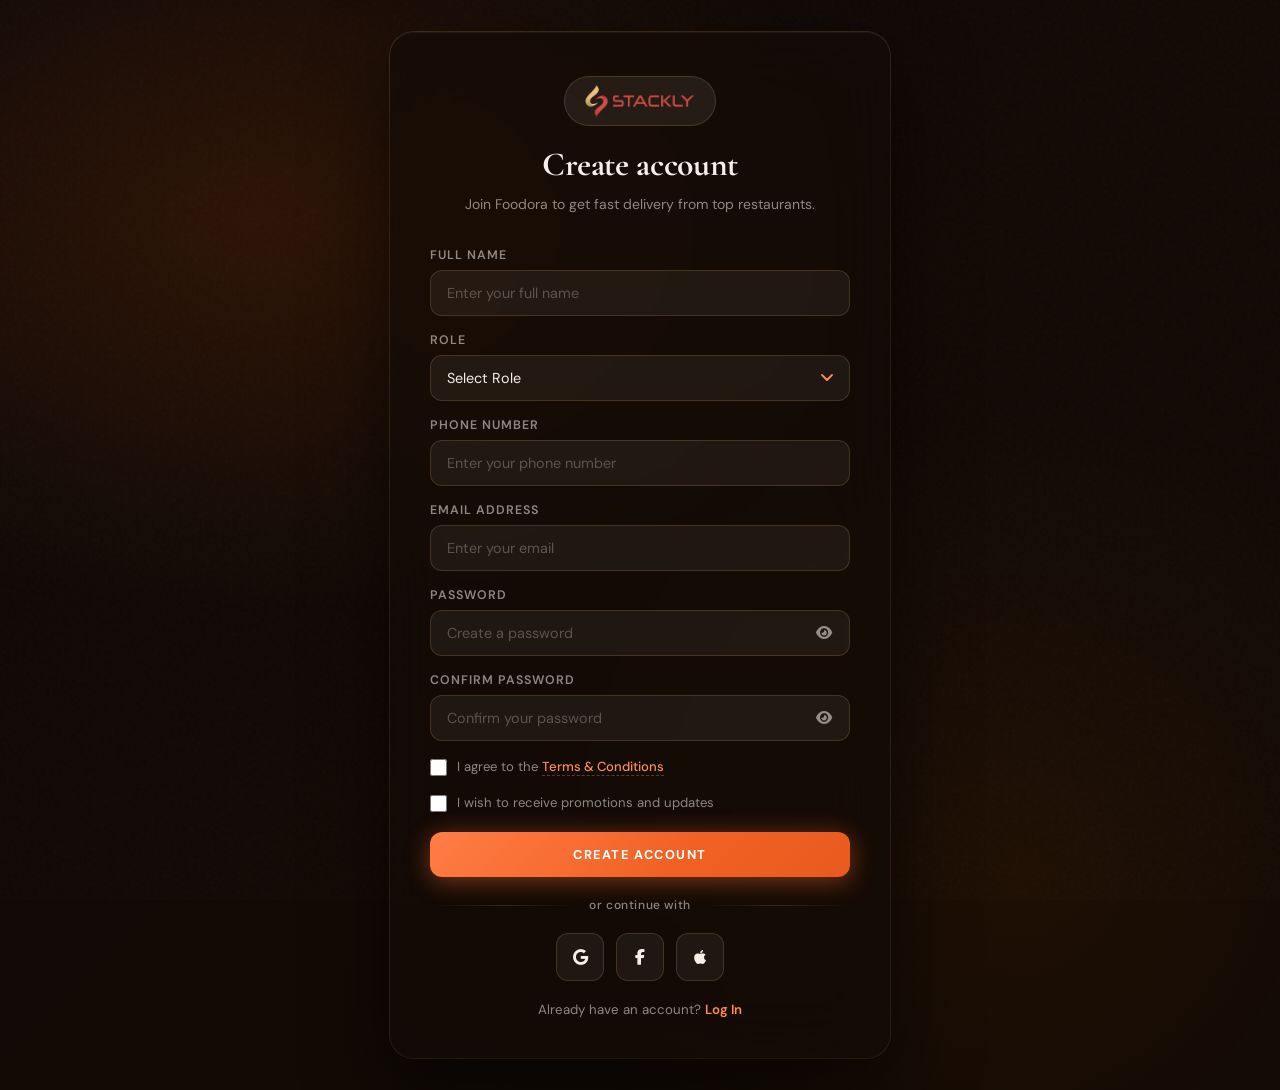
<file: sign.html>
<!DOCTYPE html>
<html lang="en">
<head>
    <meta charset="UTF-8">
    <meta name="viewport" content="width=device-width, initial-scale=1.0">
    <title>Stackly food - Create Account</title>
    <link rel="stylesheet" href="https://cdnjs.cloudflare.com/ajax/libs/font-awesome/6.4.0/css/all.min.css">
    <link rel="stylesheet" href="login.css">
</head>
<body>
    <div class="page-shell">
        <div class="glass-card signup-card">
            <div class="card-header">
                <div class="brand-pill signup-pill">
                    <span><img src="./Assets/Stackly logo-100kb.webp" alt=""></span>
                </div>
                <h1>Create account</h1>
                <p>Join Foodora to get fast delivery from top restaurants.</p>
            </div>

            <form class="auth-form">
             <div class="input-group">
    <label>Full Name</label>

    <input
        type="text"
        id="fullName"
        placeholder="Enter your full name"
        required
    >
</div>
                 <div class="input-group"> 
    <label>Role</label>

    <select name="role" id="role" required>
        <option value="" selected disabled>
            Select Role
        </option>

        <option value="Customer">
            Customer
        </option>

        <option value="Hotel">
            Hotel Admin
        </option>
        
        <option value="Delivery">
            Delivery Partner
        </option>
    </select>
</div>
                <div class="input-group">
    <label>Phone Number</label>

    <input
        type="tel"
        id="phoneNumber"
        placeholder="Enter your phone number"
        maxlength="10"
        required
    >
</div>
                <div class="input-group">
    <label>Email Address</label>

    <input
        type="email"
        id="emailAddress"
        placeholder="Enter your email"
        required
    >
</div>
                <div class="input-group">
    <label>Password</label>

    <div class="password-field">

        <input
            type="password"
            id="signupPassword"
            placeholder="Create a password"
            required
            autocomplete="off"
        >

        <button type="button" class="toggle-password" id="toggleSignupPassword">
            <i class="fas fa-eye"></i>
        </button>

    </div>
</div>

<div class="input-group">
    <label>Confirm Password</label>

    <div class="password-field">

        <input
            type="password"
            id="confirmPassword"
            placeholder="Confirm your password"
            required
            autocomplete="off"
        >

        <button type="button" class="toggle-password" id="toggleConfirmPassword">
            <i class="fas fa-eye"></i>
        </button>

    </div>
</div>

                <div class="terms-row">
                    <label class="checkbox-label">
                        <input type="checkbox" required>
                        <span>I agree to the <a href="./404.html">Terms & Conditions</a></span>
                    </label>
                </div>
                <div class="receive-updates">
                    <input type="checkbox" id="updates" required>
                    <label for="updates">I wish to receive promotions and updates</label>
                </div>
                <a href="./index.html">
                    <button type="submit" class="main-btn">CREATE ACCOUNT</button>
                </a>

                <div class="social-divider">or continue with</div>

               <div class="social-row">
                    <a href="./404.html">
                        <button type="button" class="social-btn google"><i class="fab fa-google"></i></button>
                    </a>
                    <a href="./404.html">
                        <button type="button" class="social-btn facebook"><i class="fab fa-facebook-f"></i></button>
                    </a>
                    <a href="./404.html">
                        <button type="button" class="social-btn apple"><i class="fab fa-apple"></i></button>
                    </a>
                </div>

                <div class="footer-note">
                    Already have an account? <a href="index.html">Log In</a>
                </div>
            </form>
        </div>
    </div>
<script>

/* PASSWORD TOGGLE FUNCTION */

function setupPasswordToggle(buttonId, inputId){

    const toggleBtn =
    document.getElementById(buttonId);

    const passwordInput =
    document.getElementById(inputId);

    toggleBtn.addEventListener('click', () => {

        if(passwordInput.type === 'password'){

            passwordInput.type = 'text';

            toggleBtn.innerHTML =
            '<i class="fas fa-eye-slash"></i>';

        } else {

            passwordInput.type = 'password';

            toggleBtn.innerHTML =
            '<i class="fas fa-eye"></i>';

        }

    });

}
/* MOBILE NUMBER VALIDATION */

/* PHONE NUMBER LIVE VALIDATION */

const phoneInput =
document.getElementById('phoneNumber');

phoneInput.addEventListener('input', () => {

    /* REMOVE OLD ERROR */

    const existingError =
    phoneInput.parentElement
    .querySelector('.error-message');

    if(existingError){

        existingError.remove();
    }

    /* REMOVE NON-NUMBERS */

    phoneInput.value =
    phoneInput.value.replace(/\D/g, '');

    /* SHOW ERROR IF MORE THAN 10 DIGITS */

    if(phoneInput.value.length > 10){

        showError(
            phoneInput,
            'Mobile number should not exceed 10 digits.'
        );

        phoneInput.value =
        phoneInput.value.slice(0,10);
    }

});
/* ENABLE PASSWORD TOGGLES */

setupPasswordToggle(
    'toggleSignupPassword',
    'signupPassword'
);

setupPasswordToggle(
    'toggleConfirmPassword',
    'confirmPassword'
);


/* CREATE ERROR ELEMENTS */

const fullNameInput =
document.getElementById('fullName');

const passwordInput =
document.getElementById('signupPassword');

const confirmPasswordInput =
document.getElementById('confirmPassword');

const form =
document.querySelector('.auth-form');


/* VALIDATION */

form.addEventListener('submit', function(e){

    e.preventDefault();

    removeErrors();

    let isValid = true;

    /* NAME VALIDATION */

    const fullName =
    fullNameInput.value.trim();

    const namePattern =
    /^[A-Za-z\s]+$/;

    if(!namePattern.test(fullName)){

        showError(
            fullNameInput,
            'Name should contain only letters and spaces.'
        );

        isValid = false;
    }

    /* PASSWORD MATCH */

    if(
        passwordInput.value !==
        confirmPasswordInput.value
    ){

        showError(
            confirmPasswordInput,
            'Passwords do not match.'
        );

        isValid = false;
    }

    /* SUCCESS */

    if(isValid){

        window.location.href =
        'index.html';

    }

});

/* LIVE EMAIL VALIDATION */

const emailInput =
document.getElementById('emailAddress');

emailInput.addEventListener('input', () => {

    /* REMOVE OLD ERROR */

    const existingError =
    emailInput.parentElement
    .querySelector('.error-message');

    if(existingError){

        existingError.remove();
    }

    const email =
    emailInput.value.trim();

    const emailPattern =
    /^[a-zA-Z0-9._%+-]+@[a-zA-Z0-9.-]+\.(com|in)$/;

    /* SHOW ERROR ONLY WHEN USER TYPES */

    if(
        email.length > 0 &&
        !emailPattern.test(email)
    ){

        showError(
            emailInput,
            'Email must end with .com or .in'
        );

    }

});
/* SHOW ERROR */
function showError(input, message){

    const error =
    document.createElement('small');

    error.className =
    'error-message';

    error.innerText =
    message;

    /* PASSWORD FIELD FIX */

    if(input.parentElement.classList.contains('password-field')){

        input.parentElement.parentElement
        .appendChild(error);

    } else {

        input.parentElement
        .appendChild(error);

    }

}
/* REMOVE ERRORS */

function removeErrors(){

    document
    .querySelectorAll('.error-message')
    .forEach(error => {

        error.remove();

    });

}

</script>
</body>
</html>
</file>
<file: login.css>
@import url('https://fonts.googleapis.com/css2?family=Cormorant+Garamond:wght@400;600;700&family=DM+Sans:wght@300;400;500;600&display=swap');

:root {
  --ember:        #FF6B2C;
  --ember-light:  #FF8C55;
  --ember-glow:   rgba(255, 107, 44, 0.25);
  --gold:         #E8B96A;
  --cream:        #F5EFE6;
  --surface:      rgba(18, 12, 8, 0.72);
  --surface-hover:rgba(28, 18, 10, 0.85);
  --border:       rgba(232, 185, 106, 0.18);
  --border-focus: rgba(255, 107, 44, 0.55);
  --text-primary: #F5EFE6;
  --text-muted:   rgba(245, 239, 230, 0.55);
  --input-bg:     rgba(255, 255, 255, 0.055);
  --input-hover:  rgba(255, 255, 255, 0.09);
  --radius-card:  24px;
  --radius-input: 12px;
  --radius-btn:   12px;
  --shadow-card:  0 32px 80px rgba(0,0,0,0.55), 0 0 0 1px var(--border);
  --shadow-btn:   0 4px 24px rgba(255, 107, 44, 0.45);
  --font-display: 'Cormorant Garamond', Georgia, serif;
  --font-body:    'DM Sans', sans-serif;
  --transition:   0.25s cubic-bezier(0.4, 0, 0.2, 1);
}

*, *::before, *::after {
  border: 0;
  padding: 0;
  margin: 0;
  box-sizing: border-box;
}

html, body {
  min-height: 100%;
  font-family: var(--font-body);
  color: var(--text-primary);
  overflow-x: hidden;
}

body {
  background: #0d0806;
}

a {
  text-decoration: none;
  color: var(--ember-light);
  transition: color var(--transition);
}
a:hover {
  color: var(--gold);
}

/*    LOGIN PAGE  */

/* Background Video */
#background-video {
  position: fixed;
  inset: 0;
  width: 100%;
  height: 100%;
  object-fit: cover;
  z-index: -2;
  filter: brightness(0.35) saturate(0.8);
}

body:has(#background-video)::before {
  content: '';
  position: fixed;
  inset: 0;
  z-index: -1;
  background:
    radial-gradient(ellipse 70% 80% at 60% 50%, rgba(120, 40, 0, 0.25) 0%, transparent 70%),
    linear-gradient(160deg, rgba(0,0,0,0.3) 0%, rgba(20, 8, 2, 0.6) 100%);
  pointer-events: none;
}

main {
  min-height: 100vh;
  display: flex;
  align-items: center;
  justify-content: center;
  padding: 24px 16px;
}

.card-container {
  position: relative;
  width: 100%;
  max-width: 460px;
  background: var(--surface);
  backdrop-filter: blur(28px) saturate(1.4);
  -webkit-backdrop-filter: blur(28px) saturate(1.4);
  border-radius: var(--radius-card);
  box-shadow: var(--shadow-card);
  padding: 44px 40px 40px;
  animation: cardReveal 0.7s cubic-bezier(0.22, 1, 0.36, 1) both;
  overflow: hidden;
}

.card-container::before {
  content: '';
  position: absolute;
  top: 0; left: 0; right: 0;
  height: 3px;
  background: linear-gradient(90deg, transparent, var(--ember), var(--gold), var(--ember), transparent);
  border-radius: var(--radius-card) var(--radius-card) 0 0;
}

.card-container::after {
  content: '';
  position: absolute;
  top: -60px; right: -60px;
  width: 220px;
  height: 220px;
  background: radial-gradient(circle, rgba(255,107,44,0.10) 0%, transparent 70%);
  pointer-events: none;
  border-radius: 50%;
}

/*    SIGNUP PAGE */
.page-shell {
  min-height: 100vh;
  display: flex;
  align-items: center;
  justify-content: center;
  padding: 32px 16px;
  background:
    radial-gradient(ellipse 80% 60% at 20% 20%, rgba(180, 70, 10, 0.18) 0%, transparent 60%),
    radial-gradient(ellipse 60% 70% at 80% 80%, rgba(120, 50, 0, 0.14) 0%, transparent 60%),
    linear-gradient(135deg, #0d0806 0%, #120a05 50%, #0f0904 100%);
}

.page-shell::before {
  content: '';
  position: fixed;
  inset: 0;
  background: url("data:image/svg+xml,%3Csvg viewBox='0 0 256 256' xmlns='http://www.w3.org/2000/svg'%3E%3Cfilter id='n'%3E%3CfeTurbulence type='fractalNoise' baseFrequency='0.9' numOctaves='4' stitchTiles='stitch'/%3E%3C/filter%3E%3Crect width='100%25' height='100%25' filter='url(%23n)' opacity='0.04'/%3E%3C/svg%3E");
  pointer-events: none;
  z-index: 0;
  opacity: 0.6;
}

.glass-card {
  position: relative;
  z-index: 1;
  width: 100%;
  max-width: 500px;
  background: var(--surface);
  backdrop-filter: blur(32px) saturate(1.5);
  -webkit-backdrop-filter: blur(32px) saturate(1.5);
  border-radius: var(--radius-card);
  box-shadow: var(--shadow-card), inset 0 1px 0 rgba(255,255,255,0.06);
  padding: 44px 40px 40px;
  animation: cardReveal 0.7s cubic-bezier(0.22, 1, 0.36, 1) both;
  overflow: hidden;
}


   /* SHARED — Card Header */

.card-header {
  text-align: center;
  margin-bottom: 32px;
}

.brand-pill,
.signup-pill {
  display: inline-flex;
  align-items: center;
  justify-content: center;
  background: rgba(255,255,255,0.07);
  border: 1px solid var(--border);
  border-radius: 100px;
  padding: 8px 20px;
  margin-bottom: 20px;
  transition: background var(--transition), border-color var(--transition);
}

.brand-pill:hover,
.signup-pill:hover {
  background: rgba(255,255,255,0.11);
  border-color: rgba(232, 185, 106, 0.3);
}

.brand-pill img,
.signup-pill img {
  height: 32px;
  width: auto;
  object-fit: contain;
  display: block;
}

.card-header h1 {
  font-family: var(--font-display);
  font-size: 2.1rem;
  font-weight: 700;
  letter-spacing: -0.01em;
  color: var(--cream);
  line-height: 1.15;
  margin-bottom: 8px;
}

.card-header p {
  font-size: 0.875rem;
  font-weight: 400;
  color: var(--text-muted);
  line-height: 1.6;
}

/*    SHARED — Form Elements */

.auth-form {
  display: flex;
  flex-direction: column;
  gap: 16px;
}

/* Input Group */
.input-group {
  display: flex;
  flex-direction: column;
  gap: 7px;
  animation: fadeUp 0.5s cubic-bezier(0.22, 1, 0.36, 1) both;
}

.input-group:nth-child(1) { animation-delay: 0.08s; }
.input-group:nth-child(2) { animation-delay: 0.13s; }
.input-group:nth-child(3) { animation-delay: 0.18s; }
.input-group:nth-child(4) { animation-delay: 0.23s; }
.input-group:nth-child(5) { animation-delay: 0.28s; }
.input-group:nth-child(6) { animation-delay: 0.33s; }

.input-group label {
  font-size: 0.775rem;
  font-weight: 600;
  letter-spacing: 0.08em;
  text-transform: uppercase;
  color: var(--text-muted);
  transition: color var(--transition);
}

.input-group:focus-within label {
  color: var(--ember-light);
}

/* Base input / select styles */
.input-group input,
.input-group select {
  width: 100%;
  background: var(--input-bg);
  border: 1px solid var(--border);
  border-radius: var(--radius-input);
  padding: 13px 16px;
  font-family: var(--font-body);
  font-size: 0.9rem;
  font-weight: 400;
  color: var(--text-primary);
  outline: none;
  transition:
    background var(--transition),
    border-color var(--transition),
    box-shadow var(--transition);
  appearance: none;
  -webkit-appearance: none;
}

.input-group input::placeholder {
  color: rgba(245, 239, 230, 0.28);
}

.input-group input:hover,
.input-group select:hover {
  background: var(--input-hover);
  border-color: rgba(232, 185, 106, 0.28);
}

.input-group input:focus,
.input-group select:focus {
  background: rgba(255, 107, 44, 0.05);
  border-color: var(--border-focus);
  box-shadow: 0 0 0 3px rgba(255, 107, 44, 0.12), 0 2px 8px rgba(0,0,0,0.2);
}

/* Select arrow */
.input-group select {
  background-image: url("data:image/svg+xml,%3Csvg xmlns='http://www.w3.org/2000/svg' width='12' height='8' fill='none'%3E%3Cpath d='M1 1l5 5 5-5' stroke='%23FF8C55' stroke-width='1.8' stroke-linecap='round' stroke-linejoin='round'/%3E%3C/svg%3E");
  background-repeat: no-repeat;
  background-position: right 16px center;
  padding-right: 42px;
  cursor: pointer;
}

.input-group select option {
  background: #1a0e08;
  color: var(--text-primary);
}

/* Password field wrapper */
.password-field {
  position: relative;
  display: flex;
  align-items: center;
}

.password-field input {
  width: 100%;
  padding-right: 48px;
}
/* REMOVE DEFAULT PASSWORD EYE ICON */

input[type="password"]::-ms-reveal,
input[type="password"]::-ms-clear{
    display:none;
}

input[type="password"]::-webkit-credentials-auto-fill-button{
    visibility:hidden;
    display:none !important;
    pointer-events:none;
}

.password-field button {
  position: absolute;
  right: 14px;
  background: none;
  border: none;
  cursor: pointer;
  color: var(--text-muted);
  font-size: 0.9rem;
  display: flex;
  align-items: center;
  padding: 4px;
  border-radius: 6px;
  transition: color var(--transition), background var(--transition);
}

.password-field button:hover {
  color: var(--ember-light);
  background: rgba(255, 255, 255, 0.8);
}

.action-row {
  display: flex;
  justify-content: flex-end;
  margin-top: -4px;
}

.action-row a {
  font-size: 0.8rem;
  font-weight: 500;
  color: var(--text-muted);
  transition: color var(--transition);
}
.action-row a:hover {
  color: var(--ember-light);
}

.main-btn {
  width: 100%;
  padding: 14px 24px;
  background: linear-gradient(135deg, var(--ember) 0%, #e85a1e 100%);
  color: #fff;
  font-family: var(--font-body);
  font-size: 0.8rem;
  font-weight: 700;
  letter-spacing: 0.12em;
  text-transform: uppercase;
  border-radius: var(--radius-btn);
  cursor: pointer;
  box-shadow: var(--shadow-btn);
  transition:
transform var(--transition),
box-shadow var(--transition),
filter var(--transition);
  position: relative;
  overflow: hidden;
  margin-top: 4px;
}

.main-btn::before {
  content: '';
  position: absolute;
  inset: 0;
  background: linear-gradient(135deg, rgba(255,255,255,0.12) 0%, transparent 60%);
  border-radius: inherit;
}

.main-btn:hover {
  transform: translateY(-2px);
  box-shadow: 0 8px 32px rgba(255, 107, 44, 0.55);
  filter: brightness(1.08);
}

.main-btn:active {
  transform: translateY(0);
  box-shadow: 0 2px 12px rgba(255, 107, 44, 0.3);
}

.social-divider {
  display: flex;
  align-items: center;
  gap: 12px;
  font-size: 0.75rem;
  font-weight: 500;
  color: var(--text-muted);
  letter-spacing: 0.05em;
  margin: 4px 0;
}

.social-divider::before,
.social-divider::after {
  content: '';
  flex: 1;
  height: 1px;
  background: linear-gradient(90deg, transparent, var(--border), transparent);
}

.social-row {
  display: flex;
  justify-content: center;
  gap: 12px;
}

.social-row a {
  display: flex;
}

.social-btn {
  width: 48px;
  height: 48px;
  display: flex;
  align-items: center;
  justify-content: center;
  border-radius: 12px;
  background: var(--input-bg);
  border: 1px solid var(--border);
  color: var(--text-primary);
  font-size: 1rem;
  cursor: pointer;
  transition:
    background var(--transition),
    border-color var(--transition),
    transform var(--transition),
    box-shadow var(--transition);
}

.social-btn:hover {
  transform: translateY(-3px);
  background: var(--input-hover);
}

.social-btn.google:hover {
  border-color: rgba(234, 67, 53, 0.5);
  box-shadow: 0 6px 20px rgba(234, 67, 53, 0.2);
  color: #EA4335;
}

.social-btn.facebook:hover {
  border-color: rgba(66, 103, 178, 0.5);
  box-shadow: 0 6px 20px rgba(66, 103, 178, 0.2);
  color: #4267B2;
}

.social-btn.apple:hover {
  border-color: rgba(245, 239, 230, 0.35);
  box-shadow: 0 6px 20px rgba(255,255,255, 0.08);
  color: #f0f0f0;
}

.footer-note {
  text-align: center;
  font-size: 0.83rem;
  color: var(--text-muted);
  padding-top: 4px;
}

.footer-note a {
  font-weight: 600;
  color: var(--ember-light);
}
.footer-note a:hover {
  color: var(--gold);
}

.terms-row,
.receive-updates {
  display: flex;
  align-items: flex-start;
  gap: 10px;
  font-size: 0.82rem;
  color: var(--text-muted);
  line-height: 1.5;
}

.receive-updates {
  align-items: center;
}

.checkbox-label {
  display: flex;
  align-items: flex-start;
  gap: 10px;
  cursor: pointer;
  user-select: none;
}
/* PASSWORD FIELD */

.password-field{
    position:relative;
}

.password-field input{
    width:100%;
    padding-right:55px;
}

/* TOGGLE PASSWORD BUTTON */

.toggle-password{
    position:absolute;
    right:14px;
    top:50%;
    transform:translateY(-50%);

    border:none;
    background:none;

    color:white;

    cursor:pointer;

    font-size:16px;
}

/* REMOVE DEFAULT EYE ICON */

input[type="password"]::-ms-reveal,
input[type="password"]::-ms-clear{
    display:none;
}

input[type="password"]::-webkit-credentials-auto-fill-button{
    visibility:hidden;
    display:none !important;
    pointer-events:none;
}
/* ERROR MESSAGE */



.error-message{
    display:block;
    margin-top:8px;
    color:#ff6b6b;
    font-size:13px;
    font-weight:500;
    padding-left:2px;
}
/* SELECT STYLE */

select{
    color:white;
}

select option{
    color:black;
}
/* Custom checkbox */
.terms-row input[type="checkbox"],
.receive-updates input[type="checkbox"] {
  width: 17px;
  height: 17px;
  min-width: 17px;
  border-radius: 5px;
  border: 1.5px solid var(--border);
  background: var(--input-bg);
  cursor: pointer;
  accent-color: var(--ember);
  appearance: auto;
  -webkit-appearance: auto;
  margin-top: 2px;
}

.terms-row a,
.receive-updates a {
  font-weight: 500;
  color: var(--ember-light);
  border-bottom: 1px dashed rgba(255, 140, 85, 0.35);
}
.terms-row a:hover,
.receive-updates a:hover {
  color: var(--gold);
  border-bottom-color: var(--gold);
}

/* ══════════════════════════════════════════════
   ANIMATIONS
   ══════════════════════════════════════════════ */

@keyframes cardReveal {
  from {
    opacity: 0;
    transform: translateY(28px) scale(0.97);
  }
  to {
    opacity: 1;
    transform: translateY(0) scale(1);
  }
}

@keyframes fadeUp {
  from {
    opacity: 0;
    transform: translateY(12px);
  }
  to {
    opacity: 1;
    transform: translateY(0);
  }
}

/* ══════════════════════════════════════════════
   SCROLLBAR (signup page is tall)
   ══════════════════════════════════════════════ */

::-webkit-scrollbar {
  width: 6px;
}
::-webkit-scrollbar-track {
  background: #0d0806;
}
::-webkit-scrollbar-thumb {
  background: rgba(255,107,44,0.3);
  border-radius: 3px;
}
::-webkit-scrollbar-thumb:hover {
  background: rgba(255,107,44,0.55);
}

/* ══════════════════════════════════════════════
   RESPONSIVE
   ══════════════════════════════════════════════ */

@media (max-width: 520px) {
  .card-container,
  .glass-card {
    padding: 32px 20px 28px;
    border-radius: 18px;
    max-width: 100%;
  }

  .card-header h1 {
    font-size: 1.75rem;
  }

  .card-header p {
    font-size: 0.85rem;
  }

  .auth-form {
    gap: 14px;
  }

  .input-group {
    gap: 6px;
  }

  .input-group input,
  .input-group select {
    padding: 12px 14px;
    font-size: 0.88rem;
  }

  .main-btn {
    padding: 12px 0;
    font-size: 0.95rem;
  }

  .social-row {
    gap: 10px;
  }

  .social-btn {
    width: 42px;
    height: 42px;
  }
}

@media (max-width: 440px) {
  .card-container,
  .glass-card {
    padding: 28px 18px 24px;
  }

  .card-header h1 {
    font-size: 1.6rem;
  }

  .card-header p {
    font-size: 0.82rem;
  }

  .main-btn {
    padding: 11px 0;
  }
}

@media (max-width: 360px) {
  .card-container,
  .glass-card {
    padding: 24px 14px 22px;
  }

  .card-header h1 {
    font-size: 1.5rem;
  }

  .card-header p {
    font-size: 0.8rem;
  }

  .input-group input,
  .input-group select {
    padding: 10px 12px;
    font-size: 0.86rem;
  }

  .social-btn {
    width: 40px;
    height: 40px;
  }
}

/* PASSWORD FIELD */

.password-field{
    position:relative;
}

.password-field input{
    width:100%;
    padding-right:55px;
}

/* EYE BUTTON */

.toggle-password{
    position:absolute;
    right:14px;
    top:50%;
    transform:translateY(-50%);

    background:none;
    border:none;

    color:white;

    cursor:pointer;

    font-size:16px;
}

/* REMEMBER ME */

.remember-row{
    display:flex;
    align-items:center;
    justify-content:space-between;

    margin-top:-6px;
    margin-bottom:18px;
}

.remember-me{
    display:flex;
    align-items:center;
    gap:8px;

    color:#fff;

    font-size:14px;

    cursor:pointer;
}

.remember-me input{
    accent-color:#ff6b2c;
    cursor:pointer;
}

/* SELECT PLACEHOLDER */

select{
    color:white;
}

select option{
    color:black;
}
</file>
